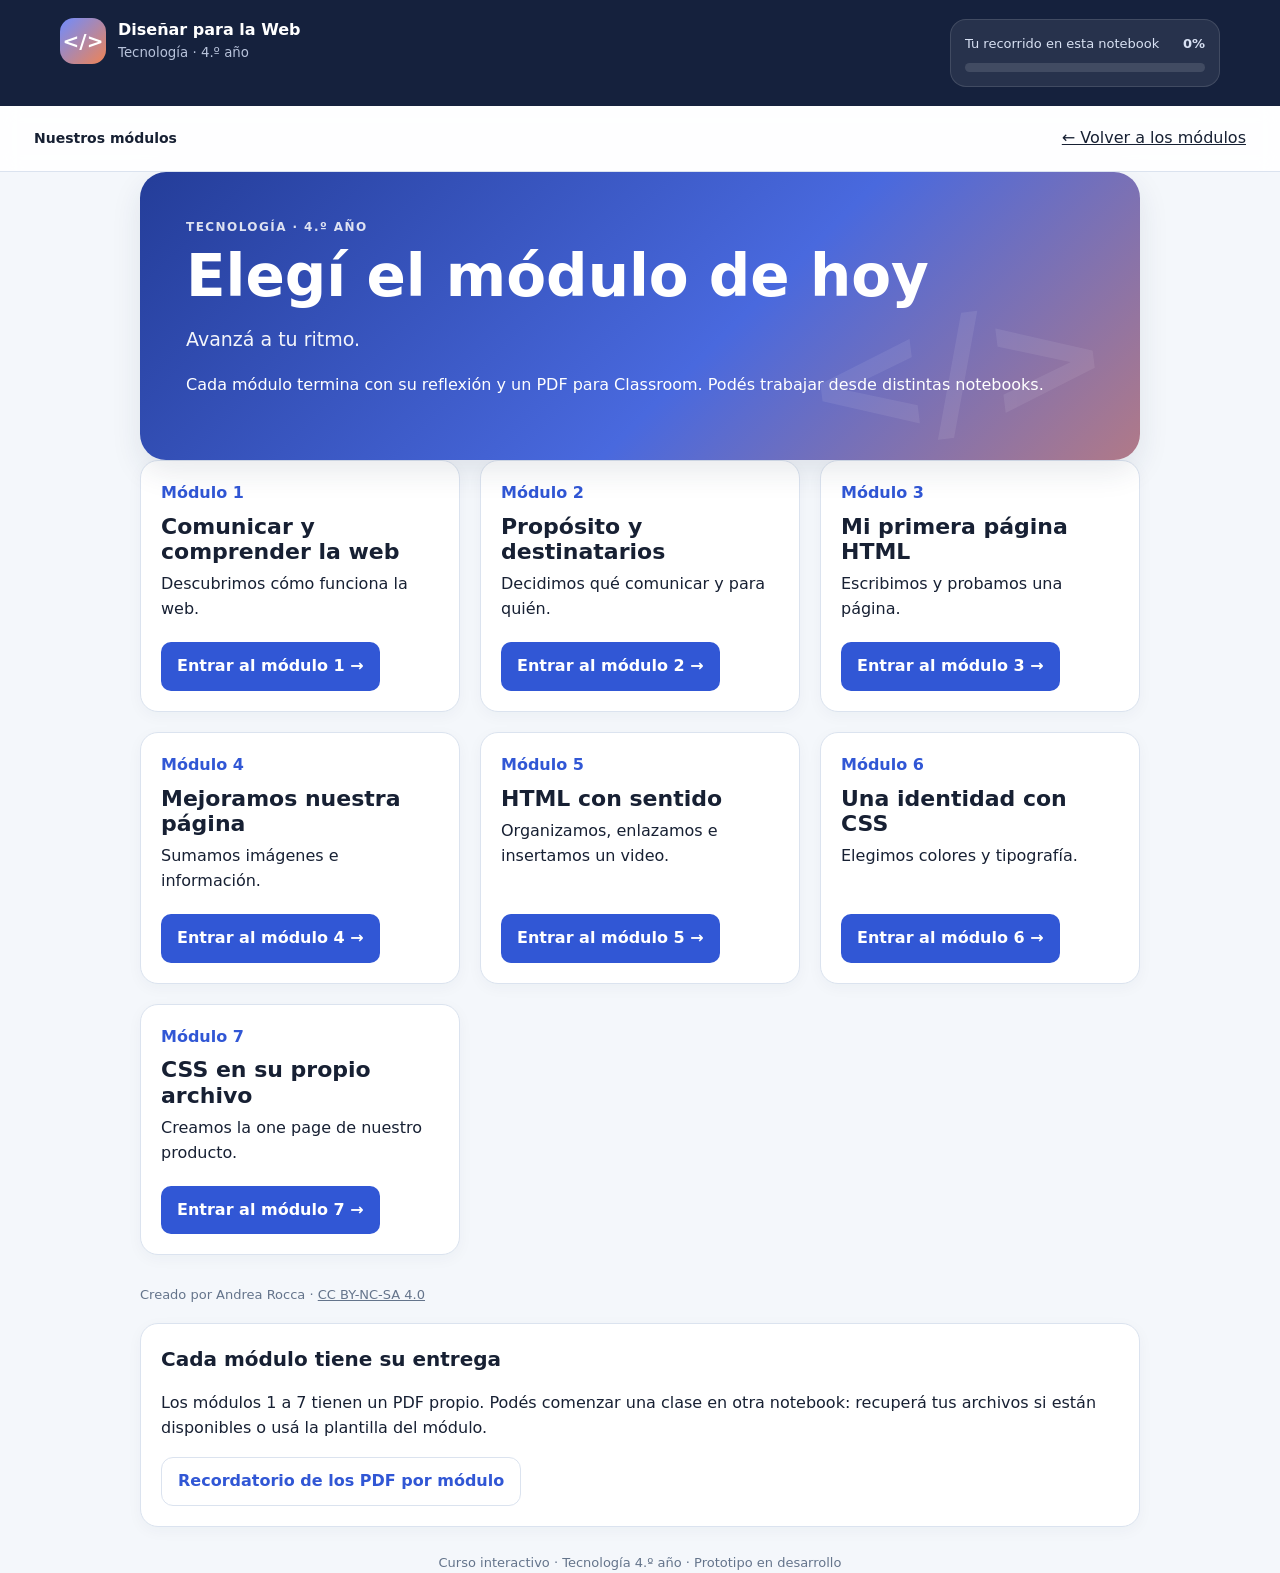
<file: index.html>
<!DOCTYPE html>
<html lang="es">
<head>
  <meta charset="UTF-8" />
  <meta name="viewport" content="width=device-width, initial-scale=1.0" />
  <title>Diseñar para la Web · Tecnología 4.º año</title>
  <script defer src="https://cloud.umami.is/script.js" data-website-id="31a74ef8-99b9-4f74-a8eb-fa13425e250c" data-domains="andrearocca.github.io" data-exclude-search="true" data-exclude-hash="true" data-do-not-track="true"></script>
  <link rel="stylesheet" href="modulo3.css">
  <link rel="stylesheet" href="modulo4.css">
  <link rel="stylesheet" href="modulo5.css">
  <link rel="stylesheet" href="modulo6.css">
  <link rel="stylesheet" href="modulo7.css">
  <style>
    :root{
      --bg:#f4f7fb;
      --surface:#ffffff;
      --text:#172033;
      --muted:#64748b;
      --primary:#3157d5;
      --primary-dark:#2442a6;
      --accent:#ef8354;
      --ok:#14804a;
      --bad:#b42318;
      --line:#dbe3ef;
      --soft:#eef3ff;
      --shadow:0 12px 30px rgba(31,45,78,.10);
      --radius:18px;
    }
    *{box-sizing:border-box}
    html{scroll-behavior:smooth}
    body{
      margin:0;
      font-family:Inter,system-ui,-apple-system,BlinkMacSystemFont,"Segoe UI",sans-serif;
      background:var(--bg);
      color:var(--text);
      line-height:1.55;
    }
    button,input,textarea{font:inherit}
    button{cursor:pointer}
    a{color:inherit}
    .app{
      display:grid;
      grid-template-columns:290px minmax(0,1fr);
      min-height:100vh;
    }
    aside{
      background:#15213d;
      color:white;
      padding:24px 18px;
      position:sticky;
      top:0;
      height:100vh;
      overflow-y:auto;
      overflow:auto;
    }
    .brand{
      display:flex;
      gap:12px;
      align-items:center;
      margin-bottom:24px;
    }
    .brand-mark{
      width:46px;height:46px;border-radius:14px;
      display:grid;place-items:center;
      background:linear-gradient(135deg,#6f8cff,#ef8354);
      font-weight:800;
      font-size:20px;
    }
    .brand small{display:block;color:#b8c3db}
    .progress-card{
      background:rgba(255,255,255,.08);
      border:1px solid rgba(255,255,255,.12);
      border-radius:16px;
      padding:14px;
      margin-bottom:18px;
    }
    .progress-row{
      display:flex;justify-content:space-between;gap:8px;
      font-size:13px;color:#d8e1f3;margin-bottom:8px;
    }
    .progress-track{
      height:9px;border-radius:999px;background:rgba(255,255,255,.12);overflow:hidden;
    }
    .progress-fill{
      height:100%;width:0;background:#72d7a0;border-radius:inherit;transition:.3s;
    }
    nav{display:grid;gap:8px}
    .nav-btn{
      width:100%;
      text-align:left;
      border:0;
      border-radius:13px;
      padding:11px 12px;
      background:transparent;
      color:#dce4f5;
      display:flex;
      gap:10px;
      align-items:flex-start;
    }
    .nav-btn:hover,.nav-btn.active{background:rgba(255,255,255,.10);color:white}
    .nav-num{
      width:27px;height:27px;border-radius:9px;
      display:grid;place-items:center;
      background:rgba(255,255,255,.11);
      flex:0 0 auto;font-size:12px;font-weight:800;
    }
    .nav-btn.done .nav-num{background:#1f8f59}
    .nav-title{font-weight:700;font-size:14px;display:block}
    .nav-sub{font-size:12px;color:#9eabc6;display:block;margin-top:2px}
    main{min-width:0}
    .topbar{
      height:66px;
      background:rgba(255,255,255,.88);
      backdrop-filter:blur(10px);
      border-bottom:1px solid var(--line);
      display:flex;align-items:center;justify-content:space-between;
      padding:0 34px;
      position:sticky;top:0;z-index:5;
    }
    .topbar strong{font-size:14px}
    .pill{
      background:var(--soft);
      color:var(--primary);
      padding:7px 11px;border-radius:999px;
      font-size:12px;font-weight:700;
    }
    .content{
      width:min(1000px,calc(100% - 42px));
      margin:34px auto 70px;
    }
    .screen{display:none}
    .screen.active{display:block}
    .hero{
      background:linear-gradient(135deg,#243d99 0%,#4969de 58%,#ef8354 125%);
      color:white;
      border-radius:26px;
      padding:46px;
      box-shadow:var(--shadow);
      overflow:hidden;
      position:relative;
    }
    .hero:after{
      content:"</>";
      position:absolute;
      right:30px;bottom:-28px;
      font-size:150px;font-weight:900;
      opacity:.08;
      transform:rotate(-7deg);
    }
    .eyebrow{
      text-transform:uppercase;letter-spacing:.12em;font-size:12px;font-weight:800;
      opacity:.84;
    }
    h1{font-size:clamp(34px,5vw,58px);line-height:1.02;margin:10px 0 18px;max-width:760px}
    h2{font-size:30px;line-height:1.15;margin:0 0 12px}
    h3{margin:0 0 8px;font-size:20px}
    .lead{font-size:19px;max-width:770px;opacity:.94}
    .actions{display:flex;flex-wrap:wrap;gap:10px;margin-top:24px}
    .btn{
      border:0;border-radius:12px;padding:11px 16px;font-weight:800;
      background:var(--primary);color:white;
    }
    .btn:hover{background:var(--primary-dark)}
    .btn.secondary{background:white;color:var(--primary)}
    .btn.ghost{background:transparent;color:var(--primary);border:1px solid var(--line)}
    .btn.ok{background:var(--ok)}
    .grid{display:grid;grid-template-columns:repeat(3,1fr);gap:16px;margin-top:18px}
    .card{
      background:var(--surface);
      border:1px solid var(--line);
      border-radius:var(--radius);
      padding:20px;
      box-shadow:0 4px 15px rgba(35,47,78,.04);
    }
    .card p:last-child{margin-bottom:0}
    .icon{
      width:42px;height:42px;border-radius:12px;display:grid;place-items:center;
      background:var(--soft);font-size:21px;margin-bottom:12px;
    }
    .section-head{
      display:flex;justify-content:space-between;gap:16px;align-items:flex-end;
      margin-bottom:18px;
    }
    .section-head p{margin:0;color:var(--muted);max-width:680px}
    .lesson{
      display:grid;gap:18px;
    }
    .lesson>*{min-width:0}
    .callout{
      border-left:5px solid var(--accent);
      background:#fff8f4;
      padding:16px 18px;border-radius:0 14px 14px 0;
    }
    .example-site{
      border:1px solid var(--line);
      border-radius:18px;
      overflow:hidden;background:white;
    }
    .fake-browser{
      background:#edf1f6;border-bottom:1px solid var(--line);
      padding:9px 12px;display:flex;gap:7px;align-items:center;
    }
    .dot{width:10px;height:10px;border-radius:50%;background:#b7c1d0}
    .urlbar{margin-left:5px;background:white;border-radius:8px;padding:5px 10px;color:#7b879b;font-size:12px;flex:1}
    .site-body{padding:22px}
    .bad-site{font-family:"Comic Sans MS",cursive;background:#fffbea}
    .bad-site h3{color:#b42318;font-size:27px;text-align:center;text-decoration:underline}
    .bad-site p{text-align:center}
    .choice-grid{display:grid;grid-template-columns:repeat(2,1fr);gap:12px}
    .choice{
      border:2px solid var(--line);border-radius:14px;padding:14px;background:white;text-align:left;
      transition:.15s;
    }
    .choice:hover{border-color:#9bb0f4}
    .choice.selected{border-color:var(--primary);background:var(--soft)}
    .feedback{
      display:none;padding:14px 16px;border-radius:12px;margin-top:12px;font-weight:650;
    }
    .feedback.show{display:block}
    .feedback.ok{background:#e9f8ef;color:#11623a}
    .feedback.bad{background:#fff0ee;color:#8d2218}
    .micro-lesson{
      border:1px solid #b9c8f4;background:linear-gradient(180deg,#f7f9ff,#fff);
    }
    .micro-head{display:flex;justify-content:space-between;gap:16px;align-items:flex-start}
    .micro-counter{font-size:13px;font-weight:800;color:var(--primary);white-space:nowrap}
    .micro-track{height:7px;border-radius:999px;background:#dfe6fa;margin:16px 0 22px;overflow:hidden}
    .micro-fill{height:100%;width:20%;background:var(--primary);transition:width .2s ease}
    .micro-step{display:none}
    .micro-step.active{display:block}
    .micro-visual{
      margin:16px 0;padding:18px;border:1px dashed #9fb2ea;border-radius:16px;
      background:white;text-align:center;
    }
    .file-chip,.folder-chip,.browser-chip{
      display:inline-block;border-radius:10px;padding:9px 13px;margin:4px;
      font-family:Consolas,monospace;font-weight:700;
    }
    .file-chip{background:#eef3ff;color:#2442a6;border:1px solid #c9d5fa}
    .folder-chip{background:#fff4db;color:#805800;border:1px solid #f1d58f}
    .browser-chip{
      display:block;max-width:100%;background:#f2f4f7;color:#475467;
      border:1px solid #d0d5dd;text-align:left;overflow-wrap:anywhere;word-break:break-word;
    }
    .micro-visual p{overflow-wrap:anywhere;word-break:break-word}
    .micro-arrow{display:inline-block;margin:4px 8px;color:var(--primary);font-weight:900}
    .micro-controls{display:flex;justify-content:space-between;gap:10px;margin-top:18px}
    .micro-options{display:grid;gap:10px;margin-top:14px}
    .micro-option{border:2px solid var(--line);border-radius:12px;padding:12px;background:white;text-align:left}
    .micro-option:hover{border-color:#9bb0f4}
    .video-embed{
      position:relative;width:100%;aspect-ratio:16/9;border-radius:14px;
      overflow:hidden;background:#111827;margin-top:14px;
    }
    .video-embed iframe{position:absolute;inset:0;width:100%;height:100%;border:0}
    .video-local-fallback{
      display:none;min-height:260px;margin-top:14px;padding:28px;border-radius:14px;
      background:#111827;color:white;text-align:center;place-items:center;
    }
    .video-local-fallback.show{display:grid}
    .video-local-fallback p{max-width:620px;color:#d0d5dd}
    .video-local-fallback .btn{display:inline-block;text-decoration:none;margin-top:8px}
    .lesson-label{
      display:inline-flex;align-items:center;gap:7px;background:var(--soft);color:var(--primary);
      border-radius:999px;padding:7px 11px;font-size:13px;font-weight:800;margin-bottom:10px;
    }
    .match-grid{
      display:grid;grid-template-columns:1fr 1.3fr;gap:12px;
    }
    .term,.definition{
      border:1px solid var(--line);
      background:white;border-radius:12px;padding:14px;
    }
    .term{font-weight:800}
    .select-line{
      display:flex;gap:10px;align-items:center;margin-top:8px;
    }
    select{
      width:100%;padding:9px;border:1px solid #cfd8e6;border-radius:9px;background:white;
    }
    textarea{
      width:100%;min-height:130px;border:1px solid #cfd8e6;border-radius:12px;padding:12px;
      resize:vertical;background:white;
    }
    .student-name{
      width:100%;border:1px solid #cfd8e6;border-radius:12px;
      padding:12px;margin-top:10px;background:white;
    }
    .game-frame{
      width:100%;height:760px;border:1px solid var(--line);border-radius:16px;
      background:var(--bg);margin-top:16px;
    }
    .reflection-list{display:grid;gap:16px;margin-top:18px}
    .reflection-item label{display:block;font-weight:800;margin-bottom:7px}
    .reflection-item textarea{min-height:92px}
    .site-comparison{display:grid;grid-template-columns:1fr 1fr;gap:18px;margin-top:18px}
    .mock-site{border:1px solid var(--line);border-radius:16px;overflow:hidden;background:white}
    .mock-bar{padding:8px 12px;background:#edf1f6;color:#667085;font-size:12px}
    .mock-body{padding:20px;min-height:300px}
    .mock-good .mock-body{background:#fffdf7}
    .mock-good h3{font-size:27px;color:#24543b}
    .mock-good .mock-cta{display:inline-block;background:#24543b;color:white;padding:10px 14px;border-radius:9px;font-weight:800}
    .mock-bad .mock-body{background:linear-gradient(135deg,#fff200,#ff8ad8);font-family:"Comic Sans MS",cursive;text-align:center}
    .mock-bad h3{font-size:31px;color:#7b1290;text-decoration:underline}
    .mock-bad .mock-cta{display:inline-block;margin:4px;padding:9px;background:#00f0ff;color:#7a003f;border:3px dashed red;font-weight:900}
    .comparison-questions{display:grid;gap:14px;margin-top:18px}
    .project-form{display:grid;grid-template-columns:1fr 1fr;gap:16px;margin-top:18px}
    .project-form .wide{grid-column:1/-1}
    .project-form label{display:block;font-weight:800;margin-bottom:7px}
    .mini-status{
      font-size:13px;color:var(--muted);margin-top:6px;
    }
    .summary-box{
      display:grid;grid-template-columns:repeat(4,1fr);gap:10px;
    }
    .summary-box .card{text-align:center;padding:15px}
    .summary-box strong{display:block;font-size:22px;color:var(--primary)}
    .locked{
      opacity:.55;filter:grayscale(.2);cursor:not-allowed
    }
    .license-note{
      margin-top:22px;padding-top:16px;border-top:1px solid rgba(255,255,255,.16);
      color:#cbd5e8;font-size:12px;line-height:1.5;
    }
    .license-note strong{display:block;color:white;margin-bottom:3px}
    .license-note a{color:#b9cdf8;text-decoration:underline;text-underline-offset:2px}
    footer{
      margin-top:26px;color:var(--muted);font-size:13px;text-align:center;
    }
    @media(max-width:850px){
      .app{grid-template-columns:1fr}
      aside{position:relative;height:auto}
      nav{grid-template-columns:repeat(2,1fr)}
      .topbar{position:relative;padding:0 18px}
      .grid,.summary-box{grid-template-columns:1fr 1fr}
      .site-comparison{grid-template-columns:1fr}
    }
    @media(max-width:560px){
      .content{width:min(100% - 24px,1000px);margin-top:20px}
      .hero{padding:28px 22px}
      .grid,.choice-grid,.summary-box,.match-grid{grid-template-columns:1fr}
      nav{grid-template-columns:1fr}
      .section-head{align-items:flex-start;flex-direction:column}
      .game-frame{height:900px}
      .project-form{grid-template-columns:1fr}
      .project-form .wide{grid-column:auto}
    }
    .app{display:block}
    .course-header{background:#15213d;color:white;padding:18px max(20px,calc((100% - 1160px)/2));display:flex;justify-content:space-between;align-items:center;gap:24px}
    .course-header .progress-card{margin:0;width:270px;max-width:100%}
    .content{max-width:1200px;margin:auto}
    .module-grid{display:grid;grid-template-columns:repeat(auto-fit,minmax(min(100%,280px),1fr));gap:20px}
    .module-card{display:flex;flex-direction:column;align-items:flex-start;gap:8px;min-width:0}
    .module-card h2{font-size:22px;margin:0}.module-card p{flex:1;margin:0 0 12px}
    .module-number{font-weight:800;color:var(--primary)}
    .module-card .nav-btn{width:auto;background:var(--primary);color:white;padding:12px 16px;margin:0;border-radius:10px}
    .module-card .nav-btn:hover{background:var(--primary-dark)}
    .course-credit{font-size:13px;color:var(--muted);margin-top:30px}
    .topbar{gap:14px;flex-wrap:wrap}.topbar a{white-space:normal}
    @media(max-width:600px){.course-header{flex-direction:column;align-items:stretch;padding:18px}.course-header .progress-card{width:100%}.module-card h2{font-size:20px}}
  </style>
</head>
<body>
<div class="app">
  <header class="course-header">
    <div class="brand"><div class="brand-mark">&lt;/&gt;</div><div><strong>Diseñar para la Web</strong><small>Tecnología · 4.º año</small></div></div>
    <div class="progress-card"><div class="progress-row"><span>Tu recorrido en esta notebook</span><strong id="progressText">0%</strong></div><div class="progress-track"><div class="progress-fill" id="progressFill"></div></div></div>
  </header>

  <main>
    <div class="topbar">
      <strong id="currentModule">Nuestros módulos</strong>
      <a href="#home" onclick="go('home');return false">← Volver a los módulos</a>
    </div>

    <div class="content">

      <section class="screen active" id="home">
        <div class="hero"><div class="eyebrow">Tecnología · 4.º año</div><h1>Elegí el módulo de hoy</h1><p class="lead">Avanzá a tu ritmo.</p><p>Cada módulo termina con su reflexión y un PDF para Classroom. Podés trabajar desde distintas notebooks.</p></div>
        <nav id="nav" class="module-grid" aria-label="Elegir módulo"><article class="card module-card"><span class="module-number">Módulo 1</span><h2>Comunicar y comprender la web</h2><p>Descubrimos cómo funciona la web.</p><button class="btn nav-btn" data-screen="m0" id="nav-m1">Entrar al módulo 1 →</button></article><article class="card module-card"><span class="module-number">Módulo 2</span><h2>Propósito y destinatarios</h2><p>Decidimos qué comunicar y para quién.</p><button class="btn nav-btn" data-screen="module2" id="nav-module2">Entrar al módulo 2 →</button></article><article class="card module-card"><span class="module-number">Módulo 3</span><h2>Mi primera página HTML</h2><p>Escribimos y probamos una página.</p><button class="btn nav-btn" data-screen="module3" id="nav-module3">Entrar al módulo 3 →</button></article><article class="card module-card"><span class="module-number">Módulo 4</span><h2>Mejoramos nuestra página</h2><p>Sumamos imágenes e información.</p><button class="btn nav-btn" data-screen="module4" id="nav-module4">Entrar al módulo 4 →</button></article><article class="card module-card"><span class="module-number">Módulo 5</span><h2>HTML con sentido</h2><p>Organizamos, enlazamos e insertamos un video.</p><button class="btn nav-btn" data-screen="module5" id="nav-module5">Entrar al módulo 5 →</button></article><article class="card module-card"><span class="module-number">Módulo 6</span><h2>Una identidad con CSS</h2><p>Elegimos colores y tipografía.</p><button class="btn nav-btn" data-screen="module6" id="nav-module6">Entrar al módulo 6 →</button></article><article class="card module-card"><span class="module-number">Módulo 7</span><h2>CSS en su propio archivo</h2><p>Creamos la one page de nuestro producto.</p><button class="btn nav-btn" data-screen="module7" id="nav-module7">Entrar al módulo 7 →</button></article></nav>
        <p class="course-credit">Creado por Andrea Rocca · <a href="https://creativecommons.org/licenses/by-nc-sa/4.0/deed.es" rel="license noopener noreferrer" target="_blank">CC BY-NC-SA 4.0</a></p>
      </section>

      <section class="screen" id="m0">
        <div class="section-head">
          <div>
            <div class="eyebrow" style="color:var(--primary)">Módulo 1 · Introducción</div>
            <h2>Comunicar en la web</h2>
            <p>Diseñar un sitio no es solamente elegir colores. Primero necesitamos saber qué queremos comunicar, a quién y para qué.</p>
          </div>
        </div>

        <div class="lesson">
          <div class="callout">
            <strong>Pregunta para pensar:</strong> cuando entrás por primera vez a una página, ¿cuánto tardás en decidir si entendés qué ofrece?
          </div>

          <div class="example-site">
            <div class="fake-browser">
              <span class="dot"></span><span class="dot"></span><span class="dot"></span>
              <div class="urlbar">www.supermegaemprendimiento.example</div>
            </div>
            <div class="site-body bad-site">
              <h3>¡¡¡BIENVENIDOOOO!!!</h3>
              <p>✨✨✨ LO MEJOR ESTÁ ACÁ ✨✨✨</p>
              <p>Tenemos cosas increíbles. Consultanos. Entrá. Mirá. Comprá.</p>
              <p style="font-size:11px">Av. Siempre Viva 123 · 1998–2026 · todos los derechos reservados · contacto · novedades · productos · empresa · nuestras cosas · otros</p>
            </div>
          </div>

          <article class="card">
            <h3>Actividad 1 · ¿Qué problema tiene?</h3>
            <p>Elegí <strong>las tres críticas más importantes</strong>. No busques “qué está feo”: pensá qué dificulta comprender la propuesta.</p>
            <div class="choice-grid" id="problemChoices">
              <button class="choice" data-good="true">No queda claro qué ofrece la organización.</button>
              <button class="choice" data-good="false">El sitio no usa una foto de fondo.</button>
              <button class="choice" data-good="true">No hay una jerarquía clara entre la información.</button>
              <button class="choice" data-good="false">El título debería estar escrito en inglés.</button>
              <button class="choice" data-good="true">Los llamados a la acción son confusos.</button>
              <button class="choice" data-good="false">Le faltan más emojis.</button>
            </div>
            <div class="actions">
              <button class="btn" onclick="checkProblems()">Comprobar</button>
            </div>
            <div class="feedback" id="problemFeedback"></div>
          </article>

          <article class="card">
            <h3>Actividad 2 · Antes de diseñar</h3>
            <p>Imaginá una organización o emprendimiento que podría ser el tema de tu proyecto final. No tiene que ser definitivo.</p>
            <textarea id="projectIdea" placeholder="Ejemplo: un emprendimiento de pastelería, un club barrial, una campaña escolar, un servicio de reparación..."></textarea>
            <div class="actions">
              <button class="btn ghost" onclick="saveIdea()">Guardar idea</button>
            </div>
            <div class="mini-status" id="saveStatus">Tu respuesta queda guardada solamente en este navegador.</div>
          </article>

          <article class="card">
            <h3>Una idea importante</h3>
            <p>Una página web comunica incluso antes de que leamos todo: la organización de los elementos, los títulos, las imágenes y los botones nos indican qué es importante y qué podemos hacer.</p>
          </article>

          <div class="actions">
            <button class="btn ok" onclick="completeModule('m0','m1')">Continuar el módulo 1 →</button>
          </div>
        </div>
      </section>

      <section class="screen" id="m1">
        <div class="section-head">
          <div>
            <div class="eyebrow" style="color:var(--primary)">Módulo 1 · Lección 1</div>
            <h2>Archivos, páginas y navegador</h2>
            <p>Primero vamos a entender qué es una página web antes de pensar cómo publicarla.</p>
          </div>
        </div>

        <div class="lesson">
          <article class="card video-card">
            <div class="lesson-label">▶ Mirá primero</div>
            <h3>¿Dónde vive una página web?</h3>
            <p>El video presenta la idea general. Después vas a recorrerla paso a paso y resolver una situación.</p>
            <div class="video-embed" id="youtubeEmbed">
              <iframe
                src="https://www.youtube-nocookie.com/embed/j6eHyUBweyE"
                title="¿Qué es una página web?"
                loading="lazy"
                referrerpolicy="strict-origin-when-cross-origin"
                allow="accelerometer; autoplay; clipboard-write; encrypted-media; gyroscope; picture-in-picture; web-share"
                allowfullscreen></iframe>
            </div>
            <div class="video-local-fallback" id="videoLocalFallback">
              <div>
                <div style="font-size:46px">▶</div>
                <h3>El video necesita una página publicada</h3>
                <p>Estás viendo el curso como un archivo local. YouTube no permite reproducir el video incrustado sin la dirección de un sitio web. Cuando el curso esté publicado en GitHub Pages, aparecerá acá mismo.</p>
                <a class="btn" href="https://youtu.be/j6eHyUBweyE" target="_blank" rel="noopener noreferrer">Mirar el video en YouTube ↗</a>
              </div>
            </div>
          </article>

          <article class="card micro-lesson" id="microLessonOne">
            <div class="micro-head">
              <div><div class="eyebrow" style="color:var(--primary)">Antes de jugar</div><h3>¿Dónde vive una página web?</h3></div>
              <span class="micro-counter" id="microCounterOne">Paso 1 de 5</span>
            </div>
            <div class="micro-track" aria-hidden="true"><div class="micro-fill" id="microFillOne"></div></div>

            <div class="micro-step micro-step-one active">
              <h3>1. Una página comienza como un archivo</h3>
              <p>Podemos escribir instrucciones en un archivo de texto y guardarlo con la extensión <strong>.html</strong>. Esa extensión indica que contiene código HTML.</p>
              <div class="micro-visual"><span class="file-chip">📄 index.html</span></div>
            </div>
            <div class="micro-step micro-step-one">
              <h3>2. El archivo puede estar en una carpeta</h3>
              <p>Antes de publicarlo, puede estar guardado en cualquier carpeta de la computadora junto con otras páginas e imágenes.</p>
              <div class="micro-visual"><span class="folder-chip">📁 mi-proyecto</span><span class="micro-arrow">→</span><span class="file-chip">📄 index.html</span><span class="file-chip">🖼️ logo.png</span></div>
              <p class="mini-status">Si movemos archivos, debemos revisar que los enlaces y las imágenes sigan apuntando al lugar correcto.</p>
            </div>
            <div class="micro-step micro-step-one">
              <h3>3. El navegador interpreta el HTML</h3>
              <p>Chrome, Firefox o Edge pueden abrir el archivo, leer sus etiquetas y convertirlas en títulos, párrafos, imágenes y botones.</p>
              <div class="micro-visual"><span class="browser-chip">file:///C:/mi-proyecto/index.html</span><p style="font-size:24px;margin:18px 0 6px"><strong>Mi emprendimiento</strong></p><p style="margin:0">Página abierta desde la computadora.</p></div>
            </div>
            <div class="micro-step micro-step-one">
              <h3>4. Una página no es lo mismo que un sitio</h3>
              <p>Cada archivo HTML puede representar una página. Varias páginas y recursos relacionados forman un sitio web.</p>
              <div class="micro-visual"><span class="file-chip">Inicio</span><span class="file-chip">Productos</span><span class="file-chip">Contacto</span><div style="margin-top:12px"><strong>3 páginas → 1 sitio web</strong></div></div>
            </div>
            <div class="micro-step micro-step-one">
              <h3>5. Verla no significa publicarla</h3>
              <p>El navegador puede mostrar un archivo local, pero otras personas no pueden entrar desde sus dispositivos mientras permanezca solamente en tu computadora.</p>
              <p><strong>Pregunta puente:</strong> Martina abre <code>index.html</code> en su notebook y lo ve perfectamente. ¿Su página ya está publicada?</p>
              <div class="micro-options">
                <button class="micro-option" onclick="checkMicroAnswerOne(false)">Sí, porque el navegador puede mostrarla.</button>
                <button class="micro-option" onclick="checkMicroAnswerOne(true)">No, porque el archivo sigue solamente en su computadora.</button>
              </div>
              <div class="feedback" id="microFeedbackOne" aria-live="polite"></div>
            </div>
            <div class="micro-controls">
              <button class="btn ghost" id="microPrevOne" onclick="changeMicroStepOne(-1)" disabled>← Anterior</button>
              <button class="btn" id="microNextOne" onclick="changeMicroStepOne(1)">Siguiente →</button>
            </div>
          </article>

          <div class="grid" id="conceptCardsOne">
            <article class="card"><div class="icon">📄</div><h3>Página web</h3><p>Un archivo o documento individual que el navegador interpreta y muestra.</p></article>
            <article class="card"><div class="icon">🗂️</div><h3>Sitio web</h3><p>Un conjunto organizado de páginas y recursos relacionados.</p></article>
            <article class="card"><div class="icon">🌐</div><h3>Navegador</h3><p>El programa que interpreta y muestra archivos y contenidos web.</p></article>
          </div>

          <article class="card">
            <h3>Mini juego 1 · Archivo, página o sitio</h3>
            <p>Seleccioná el concepto que corresponde.</p>
            <div class="term">1. Chrome, Firefox o Edge son…</div>
            <div class="select-line"><select id="q1a"><option value="">Elegí una opción</option><option>Navegadores</option><option>Sitios web</option><option>Páginas web</option></select></div>
            <div class="term" style="margin-top:12px">2. <code>productos.html</code> es un archivo que puede representar…</div>
            <div class="select-line"><select id="q1b"><option value="">Elegí una opción</option><option>Una página web</option><option>Un navegador</option><option>Un dominio</option></select></div>
            <div class="term" style="margin-top:12px">3. Inicio, Productos y Contacto, relacionadas entre sí, forman…</div>
            <div class="select-line"><select id="q1c"><option value="">Elegí una opción</option><option>Un sitio web</option><option>Un navegador</option><option>Un archivo de imagen</option></select></div>
            <div class="actions"><button class="btn" onclick="checkQuizOne()">Corregir mini juego 1</button></div>
            <div class="feedback" id="quizFeedbackOne"></div>
          </article>

          <div class="actions">
            <button class="btn ghost" onclick="go('m0')">← Volver</button>
            <button class="btn ok" onclick="go('m1b')">Continuar: publicar y encontrar →</button>
          </div>
        </div>
      </section>

      <section class="screen" id="m1b">
        <div class="section-head">
          <div>
            <div class="eyebrow" style="color:var(--primary)">Módulo 1 · Lección 2</div>
            <h2>Publicar y encontrar una web</h2>
            <p>Ahora vamos a llevar esos archivos desde una computadora hasta Internet y darles una dirección.</p>
          </div>
        </div>

        <div class="lesson">
          <article class="card video-card">
            <div class="lesson-label">▶ Primera aproximación</div>
            <h3>¿Cómo llega una página web a Internet?</h3>
            <p>Este video presenta por primera vez las ideas de hosting, servidor, dominio, URL y landing page. Después vas a recorrerlas paso a paso y ponerlas en práctica en el minijuego.</p>
            <div class="callout">
              <strong>Mientras mirás:</strong> las imágenes fueron generadas con IA en una sola pasada. Fijate si descubrís algún objeto imposible, una parte ubicada al revés o palabras inventadas dentro de una imagen.
            </div>
            <div class="video-embed" id="youtubeEmbedTwo">
              <iframe
                src="https://www.youtube-nocookie.com/embed/2_FsgkIlt2g"
                title="¿Cómo llega una página web a Internet?"
                loading="lazy"
                referrerpolicy="strict-origin-when-cross-origin"
                allow="accelerometer; autoplay; clipboard-write; encrypted-media; gyroscope; picture-in-picture; web-share"
                allowfullscreen></iframe>
            </div>
            <div class="video-local-fallback" id="videoLocalFallbackTwo">
              <div>
                <div style="font-size:46px">▶</div>
                <h3>El video necesita una página publicada</h3>
                <p>Estás viendo el curso como un archivo local. Cuando esté publicado en GitHub Pages, el reproductor aparecerá acá mismo.</p>
                <a class="btn" href="https://youtu.be/2_FsgkIlt2g" target="_blank" rel="noopener noreferrer">Mirar el video en YouTube ↗</a>
              </div>
            </div>
          </article>

          <article class="card micro-lesson" id="microLessonTwo">
            <div class="micro-head">
              <div><div class="eyebrow" style="color:var(--primary)">Antes de jugar</div><h3>De la carpeta a Internet</h3></div>
              <span class="micro-counter" id="microCounterTwo">Paso 1 de 6</span>
            </div>
            <div class="micro-track" aria-hidden="true"><div class="micro-fill" id="microFillTwo"></div></div>

            <div class="micro-step micro-step-two active">
              <h3>1. Recordemos el punto de partida</h3>
              <p>Tu archivo <code>index.html</code> funciona en el navegador, pero sigue siendo local. Para que otras personas lo vean hay que publicarlo.</p>
              <div class="micro-visual"><span class="folder-chip">💻 Archivo local</span><span class="micro-arrow">→ publicar →</span><span class="file-chip">🌍 Internet</span></div>
            </div>
            <div class="micro-step micro-step-two">
              <h3>2. Hosting y servidor trabajan juntos</h3>
              <p>El <strong>hosting o alojamiento</strong> es el servicio que guarda y mantiene disponibles los archivos. Esos archivos se encuentran en una computadora preparada para responder solicitudes: el <strong>servidor</strong>.</p>
              <div class="micro-visual"><span class="file-chip">☁️ Servicio de hosting</span><span class="micro-arrow">usa</span><span class="folder-chip">🖥️ Servidor</span></div>
            </div>
            <div class="micro-step micro-step-two">
              <h3>3. El dominio es un nombre fácil de recordar</h3>
              <p>En lugar de memorizar una dirección técnica, usamos un dominio como <strong>chimeleta.com.ar</strong>. En Argentina los dominios terminados en <strong>.ar</strong> se registran y administran mediante <strong>NIC Argentina</strong>.</p>
              <div class="micro-visual"><span class="file-chip">🇦🇷 chimeleta.com.ar</span><span class="file-chip">🌎 proyecto.com</span></div>
              <p class="mini-status"><strong>.com</strong> es internacional y genérico; no pertenece exclusivamente a Estados Unidos. El dominio territorial estadounidense es <strong>.us</strong>.</p>
            </div>
            <div class="micro-step micro-step-two">
              <h3>4. La URL indica una ubicación completa</h3>
              <p>El dominio es una parte de la dirección. La <strong>URL</strong> es la dirección completa de una página, imagen u otro recurso e incluye información más precisa sobre dónde encontrarlo.</p>
              <div class="micro-visual">
                <span class="browser-chip">https://chimeleta.com.ar/productos.html</span>
                <p style="margin:14px 0 4px"><strong>Dominio:</strong> chimeleta.com.ar</p>
                <p style="margin:4px 0"><strong>Ruta:</strong> /productos.html</p>
                <p style="margin:4px 0"><strong>URL completa:</strong> https://chimeleta.com.ar/productos.html</p>
              </div>
              <p class="mini-status">Un mismo dominio puede tener muchas URL diferentes: una para Inicio, otra para Productos y otra para Contacto.</p>
            </div>
            <div class="micro-step micro-step-two">
              <h3>5. Las terminaciones también comunican</h3>
              <p>Existen muchas terminaciones: <strong>.com</strong> suele asociarse con actividades comerciales, <strong>.edu</strong> con instituciones educativas, <strong>.org</strong> con organizaciones, <strong>.tv</strong> se usa con frecuencia en proyectos audiovisuales y <strong>.ar</strong> identifica a Argentina.</p>
              <p class="mini-status">Las reglas para registrar cada terminación pueden ser diferentes. La terminación orienta, pero no explica por sí sola todo lo que hace un sitio.</p>
            </div>
            <div class="micro-step micro-step-two">
              <h3>6. Una landing page tiene una misión concreta</h3>
              <p>Una landing page es una página diseñada para recibir visitantes de una campaña y guiarlos hacia una acción principal: inscribirse, descargar, reservar o comprar.</p>
              <div class="micro-visual"><strong>📣 Anuncio</strong><span class="micro-arrow">→</span><span class="file-chip">🎯 Landing page</span><span class="micro-arrow">→</span><strong>✅ Inscripción</strong></div>
              <p><strong>Pregunta puente:</strong> una campaña de una semana busca que las personas se inscriban a un taller. ¿Qué conviene crear?</p>
              <div class="micro-options">
                <button class="micro-option" onclick="checkMicroAnswerTwo(true)">Una landing page centrada en la inscripción.</button>
                <button class="micro-option" onclick="checkMicroAnswerTwo(false)">Un sitio web completo con muchas secciones.</button>
              </div>
              <div class="feedback" id="microFeedbackTwo" aria-live="polite"></div>
            </div>
            <div class="micro-controls">
              <button class="btn ghost" id="microPrevTwo" onclick="changeMicroStepTwo(-1)" disabled>← Anterior</button>
              <button class="btn" id="microNextTwo" onclick="changeMicroStepTwo(1)">Siguiente →</button>
            </div>
          </article>

          <div class="grid" id="conceptCardsTwo">
            <article class="card"><div class="icon">☁️</div><h3>Hosting</h3><p>Servicio que aloja los archivos para mantenerlos disponibles en Internet.</p></article>
            <article class="card"><div class="icon">🖥️</div><h3>Servidor</h3><p>Computadora preparada para responder solicitudes y entregar los archivos.</p></article>
            <article class="card"><div class="icon">🏷️</div><h3>Dominio</h3><p>Nombre fácil de recordar que ayuda a encontrar un sitio.</p></article>
            <article class="card"><div class="icon">🔗</div><h3>URL</h3><p>Dirección completa de un recurso concreto en la web.</p></article>
            <article class="card"><div class="icon">🎯</div><h3>Landing page</h3><p>Página enfocada en una acción principal.</p></article>
          </div>

          <article class="card">
            <h3>¿Qué ocurre cuando escribimos una dirección?</h3>
            <div class="summary-box">
              <div class="card"><strong>1</strong>Escribís una URL.</div>
              <div class="card"><strong>2</strong>El navegador busca dónde está el sitio.</div>
              <div class="card"><strong>3</strong>Solicita los archivos al servidor.</div>
              <div class="card"><strong>4</strong>Interpreta y muestra la página.</div>
            </div>
          </article>

          <article class="card">
            <h3>Mini juego 2 · Publicar y encontrar</h3>
            <p>Relacioná cada situación con el concepto correcto.</p>
            <div class="term">1. Martina quiere que los archivos de su notebook estén disponibles en Internet. Necesita…</div>
            <div class="select-line"><select id="q2a"><option value="">Elegí una opción</option><option>Un hosting</option><option>Una landing page</option><option>Un navegador nuevo</option></select></div>
            <div class="term" style="margin-top:12px">2. La computadora que responde solicitudes y entrega los archivos cumple el rol de…</div>
            <div class="select-line"><select id="q2b"><option value="">Elegí una opción</option><option>Servidor</option><option>Dominio</option><option>Landing page</option></select></div>
            <div class="term" style="margin-top:12px">3. <code>chimeleta.com.ar</code> es…</div>
            <div class="select-line"><select id="q2c"><option value="">Elegí una opción</option><option>Un dominio</option><option>Un servidor</option><option>Una imagen</option></select></div>
            <div class="term" style="margin-top:12px">4. La dirección completa de una página o recurso es…</div>
            <div class="select-line"><select id="q2d"><option value="">Elegí una opción</option><option>Una URL</option><option>Un hosting</option><option>Un navegador</option></select></div>
            <div class="term" style="margin-top:12px">5. Una campaña necesita una página enfocada únicamente en conseguir inscripciones. Conviene…</div>
            <div class="select-line"><select id="q2e"><option value="">Elegí una opción</option><option>Una landing page</option><option>Otro dominio obligatorio</option><option>Un servidor por visitante</option></select></div>
            <div class="actions"><button class="btn" onclick="checkQuizTwo()">Corregir mini juego 2</button></div>
            <div class="feedback" id="quizFeedbackTwo"></div>
          </article>

          <article class="card">
            <h3>Conectalo con tu proyecto</h3>
            <p>¿Tu idea necesita un sitio con varias secciones o podría funcionar como una única landing page? Explicá por qué.</p>
            <textarea id="siteDecision" placeholder="Creo que conviene... porque..."></textarea>
            <div class="actions"><button class="btn ghost" onclick="saveDecision()">Guardar respuesta</button></div>
            <div class="mini-status" id="decisionStatus">Tu respuesta queda guardada solamente en este navegador.</div>
          </article>

          <div class="actions">
            <button class="btn ghost" onclick="go('m1')">← Volver a la lección 1</button>
            <button class="btn ok" onclick="completeModule('m1','soon')">Ir al cierre y la entrega del módulo 1 →</button>
          </div>
        </div>
      </section>

      <section class="screen" id="soon">
        <div class="card">
          <div class="icon">🚀</div>
          <h2>Juego integrador · ¡Publicá la web!</h2>
          <p>Ayudá a Martina a llevar su proyecto desde una notebook hasta Internet. El juego recupera los conceptos de las dos lecciones.</p>
          <iframe class="game-frame" src="juego/v0.1-original/index.html" title="Juego ¡Publicá la web!"></iframe>
          <p class="mini-status" id="gameStatus">Cuando completes las siete misiones, continuá con la devolución final. El puntaje se agregará al archivo de entrega.</p>
        </div>

        <div class="card" style="margin-top:18px">
          <div class="icon">💬</div>
          <h2>Tu devolución sobre la clase</h2>
          <p>Estas preguntas nos ayudan a saber qué quedó claro y qué necesitamos retomar. También podemos retomarlas al comienzo de la próxima clase.</p>
          <div class="reflection-list">
            <div class="reflection-item">
              <label for="reflection1">1. ¿Qué aprendiste hoy que antes no sabías?</label>
              <textarea id="reflection1" placeholder="Hoy aprendí que..."></textarea>
            </div>
            <div class="reflection-item">
              <label for="reflection2">2. Explicá con tus palabras qué ocurre desde que una persona escribe una dirección hasta que ve una página web.</label>
              <textarea id="reflection2" placeholder="Primero... después..."></textarea>
            </div>
            <div class="reflection-item">
              <label for="reflection3">3. ¿Qué concepto te resultó más claro? ¿Por qué?</label>
              <textarea id="reflection3" placeholder="El concepto que me resultó más claro fue..."></textarea>
            </div>
            <div class="reflection-item">
              <label for="reflection4">4. ¿Qué pregunta te quedó o qué tema necesitás que volvamos a explicar?</label>
              <textarea id="reflection4" placeholder="Todavía me pregunto... / Necesito volver a revisar..."></textarea>
            </div>
          </div>
          <div class="actions"><button class="btn ghost" onclick="saveReflection()">Guardar devolución</button></div>
          <div class="mini-status" id="reflectionStatus">Tus respuestas quedan guardadas solamente en este navegador.</div>
        </div>

        <div class="card" style="margin-top:18px">
          <div class="icon">➡️</div>
          <h2>Entrega del Módulo 1</h2>
          <p>Antes de pasar al módulo 2, prepará y guardá el PDF del módulo 1 y adjuntalo en su tarea de Classroom. Si hacés los módulos 1, 2 y 3 juntos, entregás tres PDF separados.</p>
          <div class="actions">
            <button class="btn ok" onclick="openDelivery('class1')">Preparar el PDF del módulo 1 →</button>
            <button class="btn ghost" onclick="go('module2')">Comenzar el módulo 2 →</button>
          </div>
        </div>
      </section>

      <section class="screen" id="module2">
        <div class="section-head">
          <div>
            <div class="eyebrow" style="color:var(--primary)">Módulo 2 · Segunda clase</div>
            <h2>Propósito y destinatarios</h2>
            <p>Antes de elegir colores o escribir código, necesitamos saber qué queremos comunicar, a quién y para qué.</p>
          </div>
        </div>

        <div class="lesson">
          <article class="card">
            <div class="lesson-label">🔎 Primero observamos</div>
            <h3>Dos sitios, dos maneras de comunicar</h3>
            <p>Imaginá que estos sitios aparecen en los resultados de una búsqueda. Miralos como visitante: ¿entendés rápidamente qué ofrecen y qué podés hacer?</p>
            <div class="site-comparison">
              <div class="mock-site mock-good">
                <div class="mock-bar">● ● ● &nbsp; viveroraizurbana.com.ar</div>
                <div class="mock-body">
                  <small>VIVERO RAÍZ URBANA</small>
                  <h3>Plantas fáciles para llenar de verde tu casa</h3>
                  <p>Te ayudamos a elegir plantas de interior y te explicamos cómo cuidarlas.</p>
                  <p><strong>Entregas en el barrio · Asesoramiento para principiantes</strong></p>
                  <span class="mock-cta">Ver plantas disponibles</span>
                </div>
              </div>
              <div class="mock-site mock-bad">
                <div class="mock-bar">● ● ● &nbsp; todomix.example</div>
                <div class="mock-body">
                  <h3>¡¡¡TODO MIX!!!</h3>
                  <p>Bienvenidos a nuestra página. Tenemos muchas novedades, soluciones y cosas increíbles para todo el mundo.</p>
                  <span class="mock-cta">ENTRAR</span><span class="mock-cta">MÁS</span><span class="mock-cta">CLICK</span>
                  <p>Calidad, compromiso, innovación, trayectoria y excelencia.</p>
                </div>
              </div>
            </div>
            <div class="comparison-questions">
              <div><label for="m2Compare1"><strong>1. ¿En cuál entendés más rápido qué se ofrece?</strong></label><select id="m2Compare1"><option value="">Elegí una opción</option><option value="a">Vivero Raíz Urbana</option><option value="b">Todo Mix</option></select></div>
              <div><label for="m2Compare2"><strong>2. ¿Cuál presenta una acción más clara para el visitante?</strong></label><select id="m2Compare2"><option value="">Elegí una opción</option><option value="a">Vivero Raíz Urbana</option><option value="b">Todo Mix</option></select></div>
              <div><label for="m2Compare3"><strong>3. ¿En cuál resulta más fácil imaginar a qué personas se dirige?</strong></label><select id="m2Compare3"><option value="">Elegí una opción</option><option value="a">Vivero Raíz Urbana</option><option value="b">Todo Mix</option></select></div>
            </div>
            <div class="actions"><button class="btn" onclick="checkModuleTwoComparison()">Comprobar observación</button></div>
            <div class="feedback" id="m2ComparisonFeedback"></div>
          </article>

          <article class="card micro-lesson" id="microLessonThree">
            <div class="micro-head">
              <div><div class="eyebrow" style="color:var(--primary)">Confirmamos lo observado</div><h3>Cuatro decisiones antes de diseñar</h3></div>
              <span class="micro-counter" id="microCounterThree">Paso 1 de 4</span>
            </div>
            <div class="micro-track" aria-hidden="true"><div class="micro-fill" id="microFillThree"></div></div>

            <div class="micro-step micro-step-three active">
              <h3>1. Propósito: ¿para qué existe el sitio?</h3>
              <p>El propósito es el resultado que la organización busca conseguir: informar, vender, recibir consultas, conseguir inscripciones, convocar o presentar un proyecto.</p>
              <div class="micro-visual"><span class="folder-chip">🏢 Organización</span><span class="micro-arrow">quiere</span><span class="file-chip">🎯 Lograr algo</span></div>
            </div>
            <div class="micro-step micro-step-three">
              <h3>2. Destinatarios: ¿con quién queremos comunicarnos?</h3>
              <p>Un sitio no habla de la misma manera a niñas y niños, familias, clientes, estudiantes o especialistas. Reconocer a los destinatarios ayuda a decidir el tono, la información y las imágenes.</p>
              <div class="micro-visual"><span class="file-chip">👥 Personas concretas</span><span class="micro-arrow">necesitan</span><span class="folder-chip">💬 Un mensaje adecuado</span></div>
            </div>
            <div class="micro-step micro-step-three">
              <h3>3. Propuesta de valor: ¿por qué elegir esta propuesta?</h3>
              <p>Explica de manera breve qué ofrece la organización, qué necesidad resuelve y qué la diferencia. No alcanza con decir “calidad” o “excelencia”: conviene ser específico.</p>
              <div class="micro-visual"><span class="browser-chip">Plantas fáciles + ayuda para aprender a cuidarlas</span></div>
            </div>
            <div class="micro-step micro-step-three">
              <h3>4. Llamada a la acción: ¿qué queremos que haga la persona?</h3>
              <p>Es una indicación visible y concreta: “Inscribirme”, “Consultar”, “Ver productos”, “Reservar turno” o “Descargar”. Debe estar relacionada con el propósito.</p>
              <div class="micro-visual"><span class="file-chip">👤 Visitante</span><span class="micro-arrow">→</span><span class="folder-chip">🔘 Reservar un turno</span></div>
            </div>

            <div class="micro-controls">
              <button class="btn ghost" id="microPrevThree" onclick="changeMicroStepThree(-1)" disabled>← Anterior</button>
              <button class="btn" id="microNextThree" onclick="changeMicroStepThree(1)">Siguiente →</button>
            </div>
          </article>

          <div class="grid" id="conceptCardsThree">
            <article class="card"><div class="icon">🎯</div><h3>Propósito</h3><p>Lo que el sitio busca conseguir.</p></article>
            <article class="card"><div class="icon">👥</div><h3>Destinatarios</h3><p>Las personas con las que queremos comunicarnos.</p></article>
            <article class="card"><div class="icon">💎</div><h3>Propuesta de valor</h3><p>Qué ofrecemos, qué necesidad resolvemos y qué nos diferencia.</p></article>
            <article class="card"><div class="icon">🔘</div><h3>Llamada a la acción</h3><p>La acción concreta que proponemos al visitante.</p></article>
          </div>

          <article class="card">
            <h3>Minijuego · ¿Qué decisión falta?</h3>
            <p>Relacioná cada situación con el concepto que ayuda a resolverla.</p>
            <div class="term">1. La página de un taller explica todo correctamente, pero no indica cómo reservar un lugar.</div>
            <div class="select-line"><select id="m2Quiz1"><option value="">Elegí una opción</option><option>Propósito</option><option>Destinatarios</option><option>Propuesta de valor</option><option>Llamada a la acción</option></select></div>
            <div class="term" style="margin-top:12px">2. Un club sabe que quiere crear una web, pero todavía no decidió si busca sumar socios, informar horarios o recibir inscripciones.</div>
            <div class="select-line"><select id="m2Quiz2"><option value="">Elegí una opción</option><option>Propósito</option><option>Destinatarios</option><option>Propuesta de valor</option><option>Llamada a la acción</option></select></div>
            <div class="term" style="margin-top:12px">3. Un emprendimiento necesita explicar que entrega viandas saludables, listas para consumir y adaptadas a personas celíacas.</div>
            <div class="select-line"><select id="m2Quiz3"><option value="">Elegí una opción</option><option>Propósito</option><option>Destinatarios</option><option>Propuesta de valor</option><option>Llamada a la acción</option></select></div>
            <div class="term" style="margin-top:12px">4. Una biblioteca debe decidir si su mensaje estará pensado principalmente para estudiantes, familias o docentes.</div>
            <div class="select-line"><select id="m2Quiz4"><option value="">Elegí una opción</option><option>Propósito</option><option>Destinatarios</option><option>Propuesta de valor</option><option>Llamada a la acción</option></select></div>
            <div class="actions"><button class="btn" onclick="checkModuleTwoQuiz()">Corregir minijuego</button></div>
            <div class="feedback" id="m2QuizFeedback"></div>
          </article>

          <article class="card">
            <div class="lesson-label">✍️ Aplicalo a tu proyecto</div>
            <h3>Ficha inicial de la organización o emprendimiento</h3>
            <p>No tiene que ser una decisión definitiva. Esta primera versión servirá para conversar, revisar y mejorar la idea.</p>
            <div class="project-form">
              <div><label for="m2ProjectName">Nombre de la organización, emprendimiento o proyecto</label><input class="student-name" id="m2ProjectName" type="text" placeholder="Ejemplo: Huerta del Sur"></div>
              <div><label for="m2ProjectType">¿Qué hace y qué producto, servicio o propuesta ofrece?</label><textarea id="m2ProjectType" placeholder="Se dedica a... y ofrece..."></textarea></div>
              <div><label for="m2ProjectAudience">¿A quién está dirigido?</label><textarea id="m2ProjectAudience" placeholder="Está pensado para..."></textarea></div>
              <div><label for="m2ProjectNeed">¿Qué problema, necesidad o interés busca atender?</label><textarea id="m2ProjectNeed" placeholder="Busca ayudar a resolver..."></textarea></div>
              <div><label for="m2ProjectDifference">¿Qué la diferencia de otras propuestas?</label><textarea id="m2ProjectDifference" placeholder="Se diferencia porque..."></textarea></div>
              <div><label for="m2ProjectAction">¿Qué acción principal debería realizar quien visite el sitio?</label><textarea id="m2ProjectAction" placeholder="La acción principal será..."></textarea></div>
              <div class="wide"><label for="m2ProjectInformation">¿Qué información debería encontrar una persona al ingresar?</label><textarea id="m2ProjectInformation" placeholder="Debería encontrar..."></textarea></div>
            </div>
            <div class="actions"><button class="btn ghost" onclick="saveModuleTwoProject()">Guardar ficha</button></div>
            <div class="mini-status" id="m2ProjectStatus">La ficha queda guardada solamente en este navegador.</div>
          </article>

          <article class="card">
            <div class="icon">✅</div>
            <h3>Cierre de la segunda clase</h3>
            <p>Guardá la ficha y prepará el informe de esta clase para Classroom. Será una entrega independiente del trabajo realizado en el módulo anterior.</p>
            <div class="actions">
              <button class="btn ok" onclick="finishModuleTwo()">Terminé y quiero preparar la entrega →</button>
            </div>
            <div class="mini-status" id="m2FinishStatus"></div>
          </article>
        </div>
      </section>

      <section class="screen" id="module2Close">
        <div class="section-head">
          <div>
            <div class="eyebrow" style="color:var(--primary)">Cierre del Módulo 2</div>
            <h2>Semáforo de aprendizaje</h2>
            <p>Antes de preparar la entrega, detenete un momento para reconocer qué comprendiste y qué conviene revisar.</p>
          </div>
        </div>
        <div class="lesson">
          <article class="card">
            <div class="lesson-label">🚦 Mirá tu propio aprendizaje</div>
            <p>Elegí <strong>verde</strong> si podés hacerlo y explicarlo, <strong>amarillo</strong> si podés hacerlo con la guía y <strong>rojo</strong> si todavía necesitás ayuda.</p>
            <div class="comparison-questions">
              <div><label for="m2MetaPurpose"><strong>Propósito</strong></label><select id="m2MetaPurpose"><option value="">Elegí un color</option><option>🟢 Verde: puedo hacerlo y explicarlo</option><option>🟡 Amarillo: puedo hacerlo con la guía</option><option>🔴 Rojo: todavía necesito ayuda</option></select></div>
              <div><label for="m2MetaAudience"><strong>Destinatarios</strong></label><select id="m2MetaAudience"><option value="">Elegí un color</option><option>🟢 Verde: puedo hacerlo y explicarlo</option><option>🟡 Amarillo: puedo hacerlo con la guía</option><option>🔴 Rojo: todavía necesito ayuda</option></select></div>
              <div><label for="m2MetaValue"><strong>Propuesta de valor</strong></label><select id="m2MetaValue"><option value="">Elegí un color</option><option>🟢 Verde: puedo hacerlo y explicarlo</option><option>🟡 Amarillo: puedo hacerlo con la guía</option><option>🔴 Rojo: todavía necesito ayuda</option></select></div>
              <div><label for="m2MetaAction"><strong>Llamada a la acción</strong></label><select id="m2MetaAction"><option value="">Elegí un color</option><option>🟢 Verde: puedo hacerlo y explicarlo</option><option>🟡 Amarillo: puedo hacerlo con la guía</option><option>🔴 Rojo: todavía necesito ayuda</option></select></div>
            </div>
          </article>
          <article class="card">
            <h3>Dos respuestas para cerrar</h3>
            <div class="reflection-list">
              <div class="reflection-item"><label for="m2MetaExplain">Elegí un concepto en verde y explicalo con tus palabras.</label><textarea id="m2MetaExplain" placeholder="Puedo explicar que..."></textarea></div>
              <div class="reflection-item"><label for="m2MetaReview">¿Qué concepto querés revisar o qué pregunta te quedó?</label><textarea id="m2MetaReview" placeholder="Quiero revisar... / Me quedó la pregunta..."></textarea></div>
            </div>
            <div class="actions">
              <button class="btn ghost" onclick="saveModuleTwoMeta()">Guardar semáforo</button>
              <button class="btn ok" onclick="saveModuleTwoMetaAndDeliver()">Guardar e ir a la entrega →</button>
            </div>
            <div class="mini-status" id="m2MetaStatus">Las respuestas se incorporarán al informe.</div>
          </article>
        </div>
      </section>

      <section class="screen" id="module3" aria-label="Módulo 3: Mi primera página HTML"></section>
      <section class="screen" id="module3Workshop" aria-label="Módulo 3: Taller HTML"></section>
      <section class="screen" id="module3Share" aria-label="Módulo 3: Probar y compartir"></section>
      <section class="screen" id="module3Close" aria-label="Módulo 3: Cierre y entrega"></section>

      <section class="screen" id="module4" aria-label="Módulo 4: Mejoramos nuestra página"></section>
      <section class="screen" id="module4Workshop" aria-label="Módulo 4: Taller"></section>
      <section class="screen" id="module4Close" aria-label="Módulo 4: Cierre y PDF"></section>
      <section class="screen" id="module5" aria-label="Módulo 5: HTML con sentido"></section>
      <section class="screen" id="module5Workshop" aria-label="Módulo 5: Taller HTML"></section>
      <section class="screen" id="module5Close" aria-label="Módulo 5: Cierre y PDF"></section>
      <section class="screen" id="module6" aria-label="Módulo 6: Una identidad visual con CSS"></section>
      <section class="screen" id="module6Workshop" aria-label="Módulo 6: Taller CSS"></section>
      <section class="screen" id="module7" aria-label="Módulo 7: CSS en su propio archivo"></section>
      <section class="screen" id="module7Workshop" aria-label="Módulo 7: Nuestra one page"></section>
      <section class="screen" id="module7Close" aria-label="Módulo 7: Cierre y PDF"></section>
      <section class="screen" id="module6Close" aria-label="Módulo 6: Cierre y PDF"></section>
      <section class="screen" id="deliveries" aria-label="Mis entregas"></section>
      <section class="screen" id="delivery">
        <div class="card">
          <div class="icon">📥</div>
          <h2 id="deliveryTitle">Prepará la entrega para Classroom</h2>
          <p id="deliveryDescription">El informe incluirá solamente las respuestas de la clase que acabás de completar.</p>
          <label for="studentName"><strong>Nombre y apellido</strong></label>
          <input class="student-name" id="studentName" type="text" autocomplete="name" placeholder="Ejemplo: Martina Pérez">
          <div class="actions">
            <button class="btn ok" onclick="downloadWork()">Preparar entrega en PDF</button>
            <button class="btn ghost" onclick="go('home')">Volver al inicio</button>
          </div>
          <div class="mini-status" id="downloadStatus" aria-live="polite"></div>
        </div>
      </section>

      <footer>Curso interactivo · Tecnología 4.º año · Prototipo en desarrollo</footer>
    </div>
  </main>
</div>

<script>
  const state = (()=>{
    try{
      const saved=JSON.parse(localStorage.getItem('webCourseState')||'{"done":[]}');
      return saved && typeof saved==='object' && !Array.isArray(saved) ? saved : {done:[]};
    }catch{return {done:[]};}
  })();
  if(!Array.isArray(state.done)) state.done=[];
  const microSteps={one:0,two:0,three:0};
  let deliveryMode='class1';

  function persist(){
    localStorage.setItem('webCourseState', JSON.stringify(state));
    updateProgress();
  }

  function go(id){
    document.querySelectorAll('.screen').forEach(s=>s.classList.remove('active'));
    const activeScreen=document.getElementById(id);
    activeScreen.classList.add('active');
    const moduleMatch=/^module([2-7])/.exec(id);
    document.getElementById('currentModule').textContent=['m0','m1','m1b','soon'].includes(id)?'Módulo 1':moduleMatch?'Módulo '+moduleMatch[1]:id==='home'?'Nuestros módulos':id==='deliveries'?'Mis PDF por módulo':'Cierre y entrega';
    const navScreen=id==='delivery'?(deliveryMode==='module2'?'module2Close':'soon'):({m1:'m0',m1b:'m0',module3Workshop:'module3',module3Share:'module3',module4Workshop:'module4',module5Workshop:'module5',module6Workshop:'module6'}[id]||id);
    document.querySelectorAll('.nav-btn').forEach(b=>b.classList.toggle('active', b.dataset.screen===navScreen));
    requestAnimationFrame(()=>{
      if(window.matchMedia('(max-width: 850px)').matches){
        activeScreen.scrollIntoView({behavior:'smooth',block:'start'});
      }else{
        window.scrollTo({top:0,behavior:'smooth'});
      }
    });
  }

  document.querySelectorAll('.nav-btn').forEach(btn=>{
    btn.addEventListener('click',()=>go(btn.dataset.screen));
  });

  document.querySelectorAll('#problemChoices .choice').forEach(btn=>{
    btn.addEventListener('click',()=>btn.classList.toggle('selected'));
  });

  function checkProblems(){
    const choices=[...document.querySelectorAll('#problemChoices .choice')];
    const selected=choices.filter(c=>c.classList.contains('selected'));
    const exact = selected.length===3 &&
      selected.every(c=>c.dataset.good==='true');
    const box=document.getElementById('problemFeedback');
    box.className='feedback show '+(exact?'ok':'bad');
    box.innerHTML= exact
      ? '✅ Bien. Elegiste problemas de <strong>comunicación y organización</strong>, no detalles decorativos.'
      : '🔎 Revisá. Buscamos tres problemas que dificulten entender <strong>qué ofrece el sitio, qué es importante y qué acción realizar</strong>.';
    if(exact){ state.problemDone=true; persist(); }
  }

  function showMicroStep(which){
    const suffix={one:'One',two:'Two',three:'Three'}[which];
    const steps=[...document.querySelectorAll(`.micro-step-${which}`)];
    const current=microSteps[which];
    steps.forEach((step,index)=>step.classList.toggle('active',index===current));
    document.getElementById(`microCounter${suffix}`).textContent=`Paso ${current+1} de ${steps.length}`;
    document.getElementById(`microFill${suffix}`).style.width=`${(current+1)/steps.length*100}%`;
    document.getElementById(`microPrev${suffix}`).disabled=current===0;
    document.getElementById(`microNext${suffix}`).style.visibility=current===steps.length-1?'hidden':'visible';
  }

  function changeMicroStep(which,direction){
    const total=document.querySelectorAll(`.micro-step-${which}`).length;
    microSteps[which]=Math.max(0,Math.min(total-1,microSteps[which]+direction));
    showMicroStep(which);
    const lessonId={one:'microLessonOne',two:'microLessonTwo',three:'microLessonThree'}[which];
    document.getElementById(lessonId).scrollIntoView({behavior:'smooth',block:'start'});
  }

  function changeMicroStepOne(direction){ changeMicroStep('one',direction); }
  function changeMicroStepTwo(direction){ changeMicroStep('two',direction); }
  function changeMicroStepThree(direction){ changeMicroStep('three',direction); }

  function checkMicroAnswerOne(correct){
    const box=document.getElementById('microFeedbackOne');
    box.className='feedback show '+(correct?'ok':'bad');
    if(correct){
      box.innerHTML='✅ Exacto. La página funciona de manera <strong>local</strong>, pero todavía no está disponible para otras personas. <div class="actions"><button class="btn ok" onclick="document.getElementById(\'conceptCardsOne\').scrollIntoView({behavior:\'smooth\'})">Continuar con los conceptos ↓</button></div>';
      state.microLessonOneDone=true;
      persist();
    }else{
      box.innerHTML='🔎 Todavía no. El navegador también puede abrir archivos que están guardados localmente. Para que otras personas accedan, hay que publicarlos.';
    }
  }

  function checkMicroAnswerTwo(correct){
    const box=document.getElementById('microFeedbackTwo');
    box.className='feedback show '+(correct?'ok':'bad');
    if(correct){
      box.innerHTML='✅ Exacto. La landing page concentra el mensaje y la acción principal de la campaña. <div class="actions"><button class="btn ok" onclick="document.getElementById(\'conceptCardsTwo\').scrollIntoView({behavior:\'smooth\'})">Continuar con los conceptos ↓</button></div>';
      state.microLessonTwoDone=true;
      persist();
    }else{
      box.innerHTML='🔎 Un sitio completo podría servir, pero para una campaña breve con una sola acción conviene una página enfocada en la inscripción.';
    }
  }

  function checkQuizOne(){
    const answers=[
      document.getElementById('q1a').value==='Navegadores',
      document.getElementById('q1b').value==='Una página web',
      document.getElementById('q1c').value==='Un sitio web'
    ];
    const score=answers.filter(Boolean).length;
    const box=document.getElementById('quizFeedbackOne');
    box.className='feedback show '+(score===3?'ok':'bad');
    box.innerHTML = score===3 ? '✅ 3/3. Distinguís archivo, página, sitio y navegador.' : `Obtuviste <strong>${score}/3</strong>. Revisá las tres tarjetas y probá otra vez.`;
    if(score===3){ state.quizOneDone=true; persist(); }
  }

  function checkQuizTwo(){
    const answers=[
      document.getElementById('q2a').value==='Un hosting',
      document.getElementById('q2b').value==='Servidor',
      document.getElementById('q2c').value==='Un dominio',
      document.getElementById('q2d').value==='Una URL',
      document.getElementById('q2e').value==='Una landing page'
    ];
    const score=answers.filter(Boolean).length;
    const box=document.getElementById('quizFeedbackTwo');
    box.className='feedback show '+(score===5?'ok':'bad');
    box.innerHTML = score===5 ? '✅ 5/5. Relacionás publicación, dirección y propósito.' : `Obtuviste <strong>${score}/5</strong>. Volvé a recorrer la explicación y probá otra vez.`;
    if(score===5){ state.quizTwoDone=true; state.quizDone=true; persist(); }
  }

  function checkModuleTwoComparison(){
    const answers=['m2Compare1','m2Compare2','m2Compare3'].map(id=>document.getElementById(id).value==='a');
    const score=answers.filter(Boolean).length;
    const box=document.getElementById('m2ComparisonFeedback');
    box.className='feedback show '+(score===3?'ok':'bad');
    box.innerHTML=score===3
      ? '✅ Las tres decisiones apuntan a Raíz Urbana: explica qué ofrece, permite imaginar a sus destinatarios y propone una acción concreta.'
      : `Obtuviste <strong>${score}/3</strong>. Volvé a mirar los títulos, los textos y los botones de ambos sitios.`;
    state.moduleTwoComparisonScore=score;
    if(score===3) state.moduleTwoComparisonDone=true;
    persist();
  }

  function checkModuleTwoQuiz(){
    const answers=[
      document.getElementById('m2Quiz1').value==='Llamada a la acción',
      document.getElementById('m2Quiz2').value==='Propósito',
      document.getElementById('m2Quiz3').value==='Propuesta de valor',
      document.getElementById('m2Quiz4').value==='Destinatarios'
    ];
    const score=answers.filter(Boolean).length;
    const box=document.getElementById('m2QuizFeedback');
    box.className='feedback show '+(score===4?'ok':'bad');
    box.innerHTML=score===4
      ? '✅ 4/4. Podés relacionar propósito, destinatarios, propuesta de valor y llamada a la acción.'
      : `Obtuviste <strong>${score}/4</strong>. Revisá las cuatro tarjetas y probá nuevamente.`;
    state.moduleTwoQuizScore=score;
    if(score===4) state.moduleTwoQuizDone=true;
    persist();
  }

  const moduleTwoProjectFields=[
    'm2ProjectName','m2ProjectType','m2ProjectAudience','m2ProjectNeed',
    'm2ProjectDifference','m2ProjectAction','m2ProjectInformation'
  ];

  function collectModuleTwoProject(){
    state.moduleTwoProject=Object.fromEntries(moduleTwoProjectFields.map(id=>[id,document.getElementById(id).value.trim()]));
  }

  function saveModuleTwoProject(){
    collectModuleTwoProject();
    persist();
    document.getElementById('m2ProjectStatus').textContent='✓ Ficha guardada en este navegador.';
  }

  function finishModuleTwo(){
    collectModuleTwoProject();
    if(!state.done.includes('module2')) state.done.push('module2');
    persist();
    go('module2Close');
  }

  const moduleTwoMetaFields=['m2MetaPurpose','m2MetaAudience','m2MetaValue','m2MetaAction','m2MetaExplain','m2MetaReview'];

  function collectModuleTwoMeta(){
    state.moduleTwoMeta=Object.fromEntries(moduleTwoMetaFields.map(id=>[id,document.getElementById(id).value.trim()]));
  }

  function saveModuleTwoMeta(){
    collectModuleTwoMeta();
    persist();
    document.getElementById('m2MetaStatus').textContent='✓ Semáforo guardado en este navegador.';
  }

  function saveModuleTwoMetaAndDeliver(){
    saveModuleTwoMeta();
    openDelivery('module2');
    document.getElementById('downloadStatus').textContent='✓ Cierre del Módulo 2 guardado. Ya podés preparar el informe.';
  }

  function openDelivery(mode){
    deliveryMode=mode;
    const isModuleTwo=mode==='module2';
    document.getElementById('deliveryTitle').textContent=isModuleTwo
      ? 'Entrega del Módulo 2'
      : 'Entrega del Módulo 1';
    document.getElementById('deliveryDescription').textContent=isModuleTwo
      ? 'El informe incluirá la comparación, el minijuego, la ficha del proyecto y el semáforo de aprendizaje de este módulo.'
      : 'El informe incluirá las actividades, el juego integrador y la devolución de la primera clase.';
    document.getElementById('downloadStatus').textContent='';
    go('delivery');
  }

  function saveIdea(){
    state.projectIdea=document.getElementById('projectIdea').value;
    persist();
    document.getElementById('saveStatus').textContent='✓ Idea guardada en este navegador.';
  }

  function saveDecision(){
    state.siteDecision=document.getElementById('siteDecision').value;
    persist();
    document.getElementById('decisionStatus').textContent='✓ Respuesta guardada en este navegador.';
  }

  function collectReflection(){
    state.reflection=Array.from({length:4},(_,index)=>
      document.getElementById(`reflection${index+1}`).value.trim()
    );
  }

  function saveReflection(){
    collectReflection();
    persist();
    document.getElementById('reflectionStatus').textContent='✓ Devolución guardada en este navegador.';
  }

  window.addEventListener('message',event=>{
    if(event.data?.type!=='publicaLaWebFinished') return;
    state.gameResult={score:event.data.score,total:event.data.total};
    persist();
    document.getElementById('gameStatus').textContent=`✓ Juego completado: ${event.data.score}/${event.data.total} estrellas. El resultado se incluirá en la entrega.`;
  });

// Shared, offline report view. Student text is inserted with textContent.
function openWorkReport(title, text, status, workUrl){
  const report=window.open('', '_blank');
  if(!report){status.textContent='Permití abrir la ventana del informe y volvé a intentarlo.';return false;}
  report.opener=null;
  const doc=report.document;
  doc.title=title;
  doc.documentElement.lang='es-AR';
  const meta=doc.createElement('meta');meta.name='viewport';meta.content='width=device-width, initial-scale=1';doc.head.append(meta);
  const style=doc.createElement('style');
  style.textContent='body{font:16px/1.6 system-ui,sans-serif;color:#172b43;max-width:800px;margin:32px auto;padding:0 24px}pre{font:inherit;white-space:pre-wrap;overflow-wrap:anywhere}button{font:inherit;padding:12px 18px;cursor:pointer;background:#2155bd;color:white;border:0;border-radius:8px}button:focus-visible{outline:3px solid #e97819;outline-offset:3px}@page{size:A4;margin:18mm}@media print{.controls{display:none}body{margin:0;padding:0;max-width:none;font-size:11pt;color:black}pre{orphans:3;widows:3}}';
  doc.head.append(style);
  const controls=doc.createElement('div');controls.className='controls';
  const instructions=doc.createElement('p');instructions.textContent='Elegí «Guardar como PDF» como destino en la ventana de impresión. Después adjuntá el PDF en Classroom.';
  const button=doc.createElement('button');button.type='button';button.textContent='Guardar como PDF';button.onclick=()=>{report.focus();report.print()};
  controls.append(instructions,button);
  const content=doc.createElement('pre');content.textContent=text;
  doc.body.append(controls);
  if(workUrl){
    const link=doc.createElement('a');link.href=workUrl;link.textContent='Ver la página HTML del estudiante: '+workUrl;
    link.rel='noopener noreferrer';link.target='_blank';doc.body.append(link);
  }
  doc.body.append(content);
  status.textContent='Informe abierto. Guardalo como PDF y adjuntalo en Classroom.';
  return true;
}

  function downloadWork(){
    const name=document.getElementById('studentName').value.trim();
    const status=document.getElementById('downloadStatus');

    if(!name){
      status.textContent='Escribí tu nombre y apellido antes de preparar la entrega.';
      document.getElementById('studentName').focus();
      return;
    }

    state.studentName=name;
    let lines;
    let reportTitle;

    if(deliveryMode==='module2'){
      collectModuleTwoProject();
      collectModuleTwoMeta();
      const project=state.moduleTwoProject||{};
      const meta=state.moduleTwoMeta||{};
      lines=[
        'DISEÑAR PARA LA WEB — ENTREGA DEL MÓDULO 2',
        'Propósito y destinatarios · Tecnología · 4.º año',
        '',
        `Estudiante: ${name}`,
        `Fecha de preparación: ${new Date().toLocaleString('es-AR')}`,
        '',
        'RESULTADOS DE LAS ACTIVIDADES',
        `Comparación de sitios: ${Number.isInteger(state.moduleTwoComparisonScore) ? `${state.moduleTwoComparisonScore}/3` : '(Sin realizar)'}`,
        `Minijuego «¿Qué decisión falta?»: ${Number.isInteger(state.moduleTwoQuizScore) ? `${state.moduleTwoQuizScore}/4` : '(Sin realizar)'}`,
        '',
        'FICHA INICIAL DEL PROYECTO',
        '',
        '1. Nombre de la organización, emprendimiento o proyecto',
        project.m2ProjectName || '(Sin respuesta)',
        '',
        '2. ¿Qué hace y qué producto, servicio o propuesta ofrece?',
        project.m2ProjectType || project.m2ProjectOffer || '(Sin respuesta)',
        '',
        '3. ¿A quién está dirigido?',
        project.m2ProjectAudience || '(Sin respuesta)',
        '',
        '4. ¿Qué problema, necesidad o interés busca atender?',
        project.m2ProjectNeed || '(Sin respuesta)',
        '',
        '5. ¿Qué la diferencia de otras propuestas?',
        project.m2ProjectDifference || '(Sin respuesta)',
        '',
        '6. ¿Qué acción principal debería realizar quien visite el sitio?',
        project.m2ProjectAction || '(Sin respuesta)',
        '',
        '7. ¿Qué información debería encontrar una persona al ingresar?',
        project.m2ProjectInformation || '(Sin respuesta)',
        '',
        'SEMÁFORO DE APRENDIZAJE',
        `Propósito: ${meta.m2MetaPurpose || '(Sin respuesta)'}`,
        `Destinatarios: ${meta.m2MetaAudience || '(Sin respuesta)'}`,
        `Propuesta de valor: ${meta.m2MetaValue || '(Sin respuesta)'}`,
        `Llamada a la acción: ${meta.m2MetaAction || '(Sin respuesta)'}`,
        '',
        'Concepto que puedo explicar:',
        meta.m2MetaExplain || '(Sin respuesta)',
        '',
        'Concepto o pregunta que quiero revisar:',
        meta.m2MetaReview || '(Sin respuesta)',
        ''
      ];
      reportTitle='Curso HTML - Modulo 2 - '+name;
    }else{
      state.projectIdea=document.getElementById('projectIdea').value;
      state.siteDecision=document.getElementById('siteDecision').value;
      collectReflection();
      lines=[
        'DISEÑAR PARA LA WEB — ENTREGA DEL MÓDULO 1',
        'Tecnología · 4.º año',
        '',
        `Estudiante: ${name}`,
        `Fecha de preparación: ${new Date().toLocaleString('es-AR')}`,
        '',
        '1. IDEA PARA EL PROYECTO FINAL',
        state.projectIdea.trim() || '(Sin respuesta)',
        '',
        '2. DECISIÓN: SITIO WEB O LANDING PAGE',
        state.siteDecision.trim() || '(Sin respuesta)',
        '',
        '3. RESULTADO DEL JUEGO INTEGRADOR «¡PUBLICÁ LA WEB!»',
        state.gameResult ? `${state.gameResult.score}/${state.gameResult.total} estrellas` : '(Juego todavía no completado)',
        '',
        '4. DEVOLUCIÓN FINAL',
        '',
        '4.1 ¿Qué aprendiste hoy que antes no sabías?',
        state.reflection[0] || '(Sin respuesta)',
        '',
        '4.2 ¿Qué ocurre desde que una persona escribe una dirección hasta que ve una página web?',
        state.reflection[1] || '(Sin respuesta)',
        '',
        '4.3 ¿Qué concepto te resultó más claro? ¿Por qué?',
        state.reflection[2] || '(Sin respuesta)',
        '',
        '4.4 ¿Qué pregunta te quedó o qué tema necesitás que volvamos a explicar?',
        state.reflection[3] || '(Sin respuesta)',
        '',
        'ACTIVIDADES COMPLETADAS',
        `Análisis de comunicación web: ${state.problemDone ? 'Sí' : 'No'}`,
        `Microlección «¿Dónde vive una página web?»: ${state.microLessonOneDone ? 'Sí' : 'No'}`,
        `Minijuego 1: ${state.quizOneDone ? 'Sí' : 'No'}`,
        `Microlección «De la carpeta a Internet»: ${state.microLessonTwoDone ? 'Sí' : 'No'}`,
        `Minijuego 2: ${state.quizTwoDone ? 'Sí' : 'No'}`,
        ''
      ];
      reportTitle='Curso HTML - Modulo 1 - '+name;
    }

    persist();
    if(openWorkReport(reportTitle,lines.join('\n'),status)){window.courseDelivery?.prepared(deliveryMode==='module2'?2:1);}
  }

  function completeModule(module,next){
    if(!state.done.includes(module)) state.done.push(module);
    persist();
    go(next);
  }

  function updateProgress(){
    const done=['m1','module2','module3','module4','module5','module6','module7'].filter(x=>state.done.includes(x)).length;
    const pct=Math.round(done/7*100);
    document.getElementById('progressText').textContent=pct+'%';
    document.getElementById('progressFill').style.width=pct+'%';
    ['m0','m1','module2','module3','module4','module5','module6'].forEach(id=>{
      document.getElementById('nav-'+id)?.classList.toggle('done',state.done.includes(id));
    });
  }

  window.addEventListener('DOMContentLoaded',()=>{
    if(window.location.protocol==='file:'){
      document.getElementById('youtubeEmbed').style.display='none';
      document.getElementById('videoLocalFallback').classList.add('show');
      document.getElementById('youtubeEmbedTwo').style.display='none';
      document.getElementById('videoLocalFallbackTwo').classList.add('show');
    }
    document.getElementById('projectIdea').value=state.projectIdea||'';
    document.getElementById('siteDecision').value=state.siteDecision||'';
    document.getElementById('studentName').value=state.studentName||'';
    const savedReflection=Array.isArray(state.reflection)?state.reflection:[];
    Array.from({length:4},(_,index)=>{
      document.getElementById(`reflection${index+1}`).value=savedReflection[index]||'';
    });
    if(state.gameResult){
      document.getElementById('gameStatus').textContent=`✓ Juego completado: ${state.gameResult.score}/${state.gameResult.total} estrellas. El resultado se incluirá en la entrega.`;
    }
    const savedModuleTwoProject=state.moduleTwoProject||{};
    if(savedModuleTwoProject.m2ProjectOffer&&!String(savedModuleTwoProject.m2ProjectType||'').includes(savedModuleTwoProject.m2ProjectOffer)){
      savedModuleTwoProject.m2ProjectType=[savedModuleTwoProject.m2ProjectType,'Ofrece: '+savedModuleTwoProject.m2ProjectOffer].filter(Boolean).join(' · ');
    }
    moduleTwoProjectFields.forEach(id=>{
      document.getElementById(id).value=savedModuleTwoProject[id]||'';
    });
    const savedModuleTwoMeta=state.moduleTwoMeta||{};
    moduleTwoMetaFields.forEach(id=>{
      document.getElementById(id).value=savedModuleTwoMeta[id]||'';
    });
    showMicroStep('one');
    showMicroStep('two');
    showMicroStep('three');
    updateProgress();
  });
</script>
<script src="modulo3.js"></script>
<script src="modulo4.js"></script>
<script src="modulo5.js"></script>
<script src="modulo6.js"></script>
<script src="modulo7.js"></script>
<script src="entregas.js"></script>
</body>
</html>
</file>
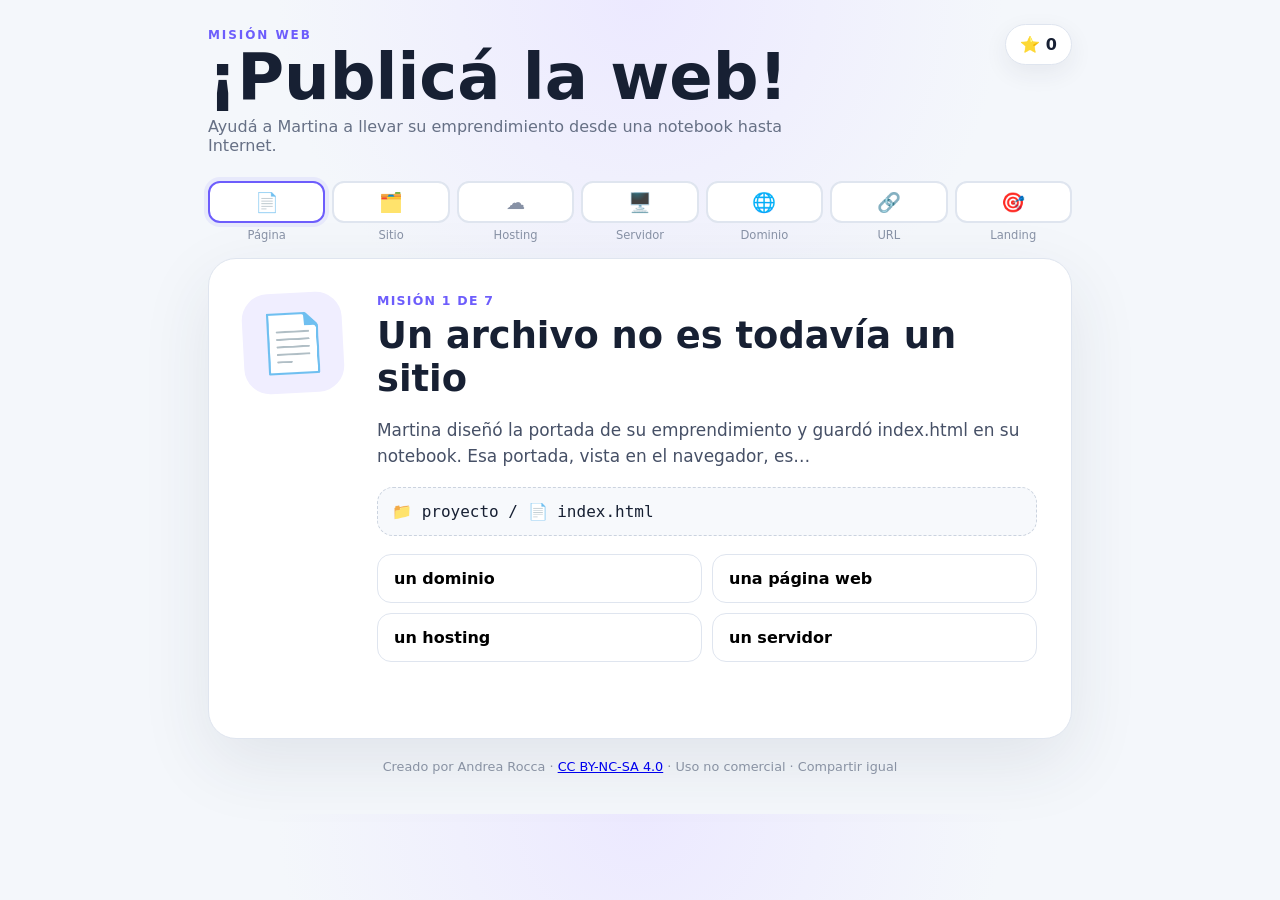
<file: juego/v0.1-original/index.html>
<!doctype html>
<html lang="es">
<head>
  <meta charset="utf-8">
  <meta name="viewport" content="width=device-width,initial-scale=1">
  <title>¡Publicá la web!</title>
  <link rel="stylesheet" href="style.css">
</head>
<body>
<main class="app">
  <header>
    <div>
      <span class="eyebrow">MISIÓN WEB</span>
      <h1>¡Publicá la web!</h1>
      <p class="subtitle">Ayudá a Martina a llevar su emprendimiento desde una notebook hasta Internet.</p>
    </div>
    <div class="score">⭐ <span id="score">0</span></div>
  </header>

  <section id="map" class="map" aria-label="Mapa de progreso"></section>

  <section class="game-card">
    <div id="sceneIcon" class="scene-icon">💻</div>
    <div class="scene">
      <div class="step" id="step"></div>
      <h2 id="title"></h2>
      <p id="story"></p>
      <div id="visual" class="visual"></div>
      <div id="options" class="options"></div>
      <div id="feedback" class="feedback" aria-live="polite"></div>
      <button id="next" class="next hidden">Continuar →</button>
    </div>
  </section>

  <footer>Creado por Andrea Rocca · <a href="https://creativecommons.org/licenses/by-nc-sa/4.0/deed.es" target="_blank" rel="license noopener noreferrer">CC BY-NC-SA 4.0</a> · Uso no comercial · Compartir igual</footer>
</main>
<script src="game.js"></script>
</body>
</html>
</file>
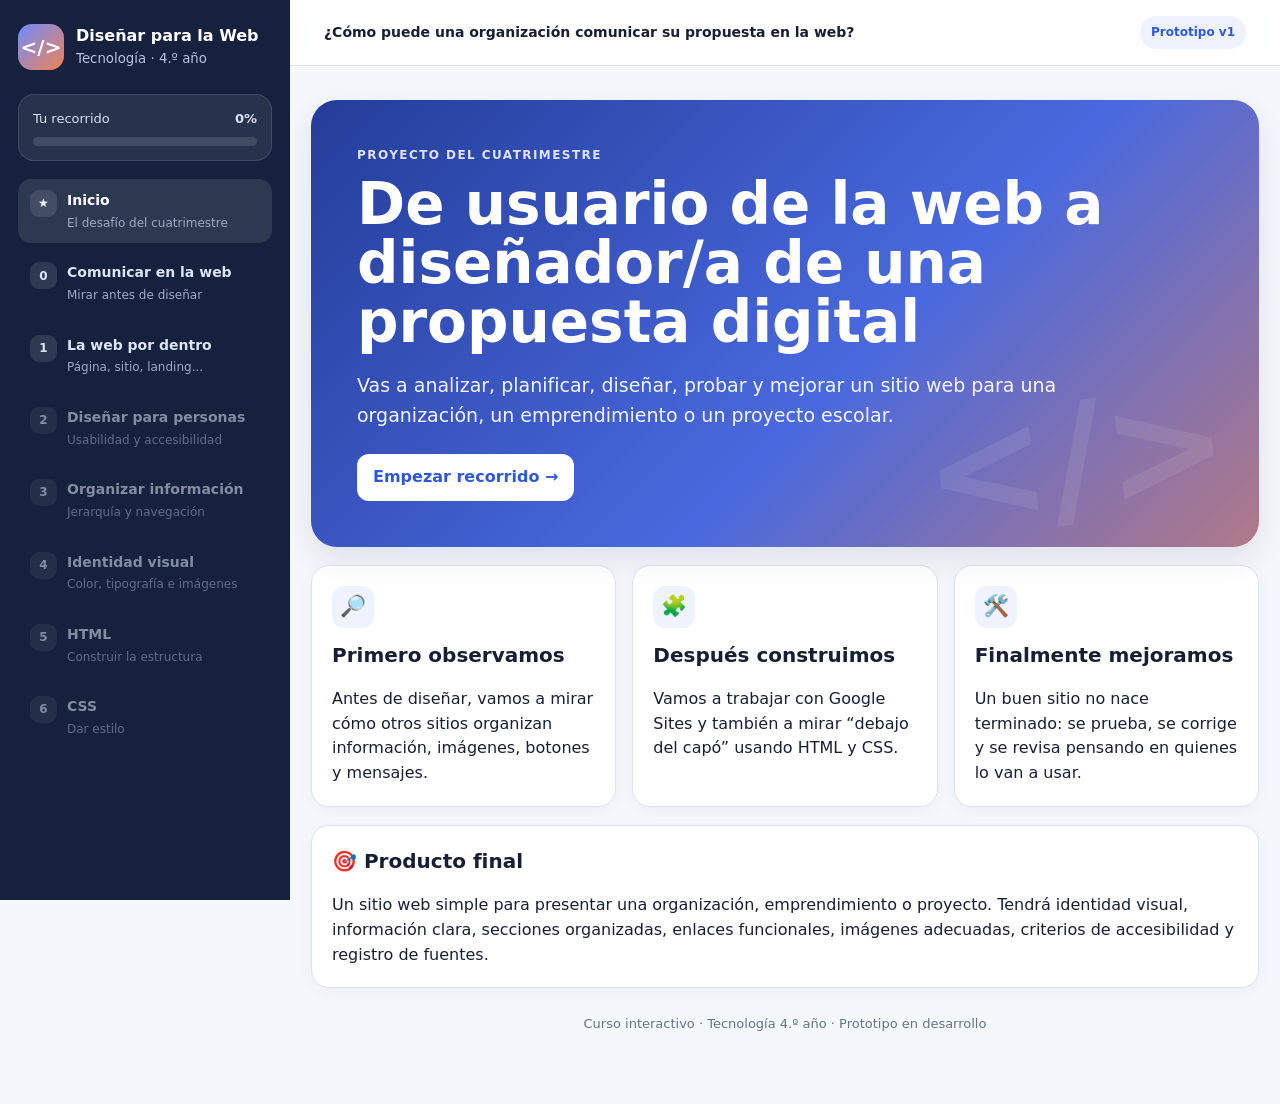
<file: curso_web_4to_prototipo.html>
<!DOCTYPE html>
<html lang="es">
<head>
  <meta charset="UTF-8" />
  <meta name="viewport" content="width=device-width, initial-scale=1.0" />
  <title>Diseñar para la Web · Tecnología 4.º año</title>
  <style>
    :root{
      --bg:#f4f7fb;
      --surface:#ffffff;
      --text:#172033;
      --muted:#64748b;
      --primary:#3157d5;
      --primary-dark:#2442a6;
      --accent:#ef8354;
      --ok:#14804a;
      --bad:#b42318;
      --line:#dbe3ef;
      --soft:#eef3ff;
      --shadow:0 12px 30px rgba(31,45,78,.10);
      --radius:18px;
    }
    *{box-sizing:border-box}
    html{scroll-behavior:smooth}
    body{
      margin:0;
      font-family:Inter,system-ui,-apple-system,BlinkMacSystemFont,"Segoe UI",sans-serif;
      background:var(--bg);
      color:var(--text);
      line-height:1.55;
    }
    button,input,textarea{font:inherit}
    button{cursor:pointer}
    a{color:inherit}
    .app{
      display:grid;
      grid-template-columns:290px minmax(0,1fr);
      min-height:100vh;
    }
    aside{
      background:#15213d;
      color:white;
      padding:24px 18px;
      position:sticky;
      top:0;
      height:100vh;
      overflow:auto;
    }
    .brand{
      display:flex;
      gap:12px;
      align-items:center;
      margin-bottom:24px;
    }
    .brand-mark{
      width:46px;height:46px;border-radius:14px;
      display:grid;place-items:center;
      background:linear-gradient(135deg,#6f8cff,#ef8354);
      font-weight:800;
      font-size:20px;
    }
    .brand small{display:block;color:#b8c3db}
    .progress-card{
      background:rgba(255,255,255,.08);
      border:1px solid rgba(255,255,255,.12);
      border-radius:16px;
      padding:14px;
      margin-bottom:18px;
    }
    .progress-row{
      display:flex;justify-content:space-between;gap:8px;
      font-size:13px;color:#d8e1f3;margin-bottom:8px;
    }
    .progress-track{
      height:9px;border-radius:999px;background:rgba(255,255,255,.12);overflow:hidden;
    }
    .progress-fill{
      height:100%;width:0;background:#72d7a0;border-radius:inherit;transition:.3s;
    }
    nav{display:grid;gap:8px}
    .nav-btn{
      width:100%;
      text-align:left;
      border:0;
      border-radius:13px;
      padding:11px 12px;
      background:transparent;
      color:#dce4f5;
      display:flex;
      gap:10px;
      align-items:flex-start;
    }
    .nav-btn:hover,.nav-btn.active{background:rgba(255,255,255,.10);color:white}
    .nav-num{
      width:27px;height:27px;border-radius:9px;
      display:grid;place-items:center;
      background:rgba(255,255,255,.11);
      flex:0 0 auto;font-size:12px;font-weight:800;
    }
    .nav-btn.done .nav-num{background:#1f8f59}
    .nav-title{font-weight:700;font-size:14px;display:block}
    .nav-sub{font-size:12px;color:#9eabc6;display:block;margin-top:2px}
    main{min-width:0}
    .topbar{
      height:66px;
      background:rgba(255,255,255,.88);
      backdrop-filter:blur(10px);
      border-bottom:1px solid var(--line);
      display:flex;align-items:center;justify-content:space-between;
      padding:0 34px;
      position:sticky;top:0;z-index:5;
    }
    .topbar strong{font-size:14px}
    .pill{
      background:var(--soft);
      color:var(--primary);
      padding:7px 11px;border-radius:999px;
      font-size:12px;font-weight:700;
    }
    .content{
      width:min(1000px,calc(100% - 42px));
      margin:34px auto 70px;
    }
    .screen{display:none}
    .screen.active{display:block}
    .hero{
      background:linear-gradient(135deg,#243d99 0%,#4969de 58%,#ef8354 125%);
      color:white;
      border-radius:26px;
      padding:46px;
      box-shadow:var(--shadow);
      overflow:hidden;
      position:relative;
    }
    .hero:after{
      content:"</>";
      position:absolute;
      right:30px;bottom:-28px;
      font-size:150px;font-weight:900;
      opacity:.08;
      transform:rotate(-7deg);
    }
    .eyebrow{
      text-transform:uppercase;letter-spacing:.12em;font-size:12px;font-weight:800;
      opacity:.84;
    }
    h1{font-size:clamp(34px,5vw,58px);line-height:1.02;margin:10px 0 18px;max-width:760px}
    h2{font-size:30px;line-height:1.15;margin:0 0 12px}
    h3{margin:0 0 8px;font-size:20px}
    .lead{font-size:19px;max-width:770px;opacity:.94}
    .actions{display:flex;flex-wrap:wrap;gap:10px;margin-top:24px}
    .btn{
      border:0;border-radius:12px;padding:11px 16px;font-weight:800;
      background:var(--primary);color:white;
    }
    .btn:hover{background:var(--primary-dark)}
    .btn.secondary{background:white;color:var(--primary)}
    .btn.ghost{background:transparent;color:var(--primary);border:1px solid var(--line)}
    .btn.ok{background:var(--ok)}
    .grid{display:grid;grid-template-columns:repeat(3,1fr);gap:16px;margin-top:18px}
    .card{
      background:var(--surface);
      border:1px solid var(--line);
      border-radius:var(--radius);
      padding:20px;
      box-shadow:0 4px 15px rgba(35,47,78,.04);
    }
    .card p:last-child{margin-bottom:0}
    .icon{
      width:42px;height:42px;border-radius:12px;display:grid;place-items:center;
      background:var(--soft);font-size:21px;margin-bottom:12px;
    }
    .section-head{
      display:flex;justify-content:space-between;gap:16px;align-items:flex-end;
      margin-bottom:18px;
    }
    .section-head p{margin:0;color:var(--muted);max-width:680px}
    .lesson{
      display:grid;gap:18px;
    }
    .callout{
      border-left:5px solid var(--accent);
      background:#fff8f4;
      padding:16px 18px;border-radius:0 14px 14px 0;
    }
    .example-site{
      border:1px solid var(--line);
      border-radius:18px;
      overflow:hidden;background:white;
    }
    .fake-browser{
      background:#edf1f6;border-bottom:1px solid var(--line);
      padding:9px 12px;display:flex;gap:7px;align-items:center;
    }
    .dot{width:10px;height:10px;border-radius:50%;background:#b7c1d0}
    .urlbar{margin-left:5px;background:white;border-radius:8px;padding:5px 10px;color:#7b879b;font-size:12px;flex:1}
    .site-body{padding:22px}
    .bad-site{font-family:"Comic Sans MS",cursive;background:#fffbea}
    .bad-site h3{color:#b42318;font-size:27px;text-align:center;text-decoration:underline}
    .bad-site p{text-align:center}
    .choice-grid{display:grid;grid-template-columns:repeat(2,1fr);gap:12px}
    .choice{
      border:2px solid var(--line);border-radius:14px;padding:14px;background:white;text-align:left;
      transition:.15s;
    }
    .choice:hover{border-color:#9bb0f4}
    .choice.selected{border-color:var(--primary);background:var(--soft)}
    .feedback{
      display:none;padding:14px 16px;border-radius:12px;margin-top:12px;font-weight:650;
    }
    .feedback.show{display:block}
    .feedback.ok{background:#e9f8ef;color:#11623a}
    .feedback.bad{background:#fff0ee;color:#8d2218}
    .match-grid{
      display:grid;grid-template-columns:1fr 1.3fr;gap:12px;
    }
    .term,.definition{
      border:1px solid var(--line);
      background:white;border-radius:12px;padding:14px;
    }
    .term{font-weight:800}
    .select-line{
      display:flex;gap:10px;align-items:center;margin-top:8px;
    }
    select{
      width:100%;padding:9px;border:1px solid #cfd8e6;border-radius:9px;background:white;
    }
    textarea{
      width:100%;min-height:130px;border:1px solid #cfd8e6;border-radius:12px;padding:12px;
      resize:vertical;background:white;
    }
    .mini-status{
      font-size:13px;color:var(--muted);margin-top:6px;
    }
    .summary-box{
      display:grid;grid-template-columns:repeat(4,1fr);gap:10px;
    }
    .summary-box .card{text-align:center;padding:15px}
    .summary-box strong{display:block;font-size:22px;color:var(--primary)}
    .locked{
      opacity:.55;filter:grayscale(.2)
    }
    footer{
      margin-top:26px;color:var(--muted);font-size:13px;text-align:center;
    }
    @media(max-width:850px){
      .app{grid-template-columns:1fr}
      aside{position:relative;height:auto}
      nav{grid-template-columns:repeat(2,1fr)}
      .topbar{position:relative;padding:0 18px}
      .grid,.summary-box{grid-template-columns:1fr 1fr}
    }
    @media(max-width:560px){
      .content{width:min(100% - 24px,1000px);margin-top:20px}
      .hero{padding:28px 22px}
      .grid,.choice-grid,.summary-box,.match-grid{grid-template-columns:1fr}
      nav{grid-template-columns:1fr}
      .section-head{align-items:flex-start;flex-direction:column}
    }
  </style>
</head>
<body>
<div class="app">
  <aside>
    <div class="brand">
      <div class="brand-mark">&lt;/&gt;</div>
      <div>
        <strong>Diseñar para la Web</strong>
        <small>Tecnología · 4.º año</small>
      </div>
    </div>

    <div class="progress-card">
      <div class="progress-row">
        <span>Tu recorrido</span>
        <strong id="progressText">0%</strong>
      </div>
      <div class="progress-track"><div class="progress-fill" id="progressFill"></div></div>
    </div>

    <nav id="nav">
      <button class="nav-btn active" data-screen="home">
        <span class="nav-num">★</span>
        <span><span class="nav-title">Inicio</span><span class="nav-sub">El desafío del cuatrimestre</span></span>
      </button>
      <button class="nav-btn" data-screen="m0" id="nav-m0">
        <span class="nav-num">0</span>
        <span><span class="nav-title">Comunicar en la web</span><span class="nav-sub">Mirar antes de diseñar</span></span>
      </button>
      <button class="nav-btn" data-screen="m1" id="nav-m1">
        <span class="nav-num">1</span>
        <span><span class="nav-title">La web por dentro</span><span class="nav-sub">Página, sitio, landing...</span></span>
      </button>
      <button class="nav-btn locked" data-screen="soon">
        <span class="nav-num">2</span>
        <span><span class="nav-title">Diseñar para personas</span><span class="nav-sub">Usabilidad y accesibilidad</span></span>
      </button>
      <button class="nav-btn locked" data-screen="soon">
        <span class="nav-num">3</span>
        <span><span class="nav-title">Organizar información</span><span class="nav-sub">Jerarquía y navegación</span></span>
      </button>
      <button class="nav-btn locked" data-screen="soon">
        <span class="nav-num">4</span>
        <span><span class="nav-title">Identidad visual</span><span class="nav-sub">Color, tipografía e imágenes</span></span>
      </button>
      <button class="nav-btn locked" data-screen="soon">
        <span class="nav-num">5</span>
        <span><span class="nav-title">HTML</span><span class="nav-sub">Construir la estructura</span></span>
      </button>
      <button class="nav-btn locked" data-screen="soon">
        <span class="nav-num">6</span>
        <span><span class="nav-title">CSS</span><span class="nav-sub">Dar estilo</span></span>
      </button>
    </nav>
  </aside>

  <main>
    <div class="topbar">
      <strong>¿Cómo puede una organización comunicar su propuesta en la web?</strong>
      <span class="pill">Prototipo v1</span>
    </div>

    <div class="content">

      <section class="screen active" id="home">
        <div class="hero">
          <div class="eyebrow">Proyecto del cuatrimestre</div>
          <h1>De usuario de la web a diseñador/a de una propuesta digital</h1>
          <p class="lead">Vas a analizar, planificar, diseñar, probar y mejorar un sitio web para una organización, un emprendimiento o un proyecto escolar.</p>
          <div class="actions">
            <button class="btn secondary" onclick="go('m0')">Empezar recorrido →</button>
          </div>
        </div>

        <div class="grid">
          <article class="card">
            <div class="icon">🔎</div>
            <h3>Primero observamos</h3>
            <p>Antes de diseñar, vamos a mirar cómo otros sitios organizan información, imágenes, botones y mensajes.</p>
          </article>
          <article class="card">
            <div class="icon">🧩</div>
            <h3>Después construimos</h3>
            <p>Vamos a trabajar con Google Sites y también a mirar “debajo del capó” usando HTML y CSS.</p>
          </article>
          <article class="card">
            <div class="icon">🛠️</div>
            <h3>Finalmente mejoramos</h3>
            <p>Un buen sitio no nace terminado: se prueba, se corrige y se revisa pensando en quienes lo van a usar.</p>
          </article>
        </div>

        <div class="card" style="margin-top:18px">
          <h3>🎯 Producto final</h3>
          <p>Un sitio web simple para presentar una organización, emprendimiento o proyecto. Tendrá identidad visual, información clara, secciones organizadas, enlaces funcionales, imágenes adecuadas, criterios de accesibilidad y registro de fuentes.</p>
        </div>
      </section>

      <section class="screen" id="m0">
        <div class="section-head">
          <div>
            <div class="eyebrow" style="color:var(--primary)">Módulo 0</div>
            <h2>Comunicar en la web</h2>
            <p>Diseñar un sitio no es solamente elegir colores. Primero necesitamos saber qué queremos comunicar, a quién y para qué.</p>
          </div>
          <span class="pill">20–30 min</span>
        </div>

        <div class="lesson">
          <div class="callout">
            <strong>Pregunta para pensar:</strong> cuando entrás por primera vez a una página, ¿cuánto tardás en decidir si entendés qué ofrece?
          </div>

          <div class="example-site">
            <div class="fake-browser">
              <span class="dot"></span><span class="dot"></span><span class="dot"></span>
              <div class="urlbar">www.supermegaemprendimiento.example</div>
            </div>
            <div class="site-body bad-site">
              <h3>¡¡¡BIENVENIDOOOO!!!</h3>
              <p>✨✨✨ LO MEJOR ESTÁ ACÁ ✨✨✨</p>
              <p>Tenemos cosas increíbles. Consultanos. Entrá. Mirá. Comprá.</p>
              <p style="font-size:11px">Av. Siempre Viva 123 · 1998–2026 · todos los derechos reservados · contacto · novedades · productos · empresa · nuestras cosas · otros</p>
            </div>
          </div>

          <article class="card">
            <h3>Actividad 1 · ¿Qué problema tiene?</h3>
            <p>Elegí <strong>las tres críticas más importantes</strong>. No busques “qué está feo”: pensá qué dificulta comprender la propuesta.</p>
            <div class="choice-grid" id="problemChoices">
              <button class="choice" data-good="true">No queda claro qué ofrece la organización.</button>
              <button class="choice" data-good="false">El sitio no usa una foto de fondo.</button>
              <button class="choice" data-good="true">No hay una jerarquía clara entre la información.</button>
              <button class="choice" data-good="false">El título debería estar escrito en inglés.</button>
              <button class="choice" data-good="true">Los llamados a la acción son confusos.</button>
              <button class="choice" data-good="false">Le faltan más emojis.</button>
            </div>
            <div class="actions">
              <button class="btn" onclick="checkProblems()">Comprobar</button>
            </div>
            <div class="feedback" id="problemFeedback"></div>
          </article>

          <article class="card">
            <h3>Actividad 2 · Antes de diseñar</h3>
            <p>Imaginá una organización o emprendimiento que podría ser el tema de tu proyecto final. No tiene que ser definitivo.</p>
            <textarea id="projectIdea" placeholder="Ejemplo: un emprendimiento de pastelería, un club barrial, una campaña escolar, un servicio de reparación..."></textarea>
            <div class="actions">
              <button class="btn ghost" onclick="saveIdea()">Guardar idea</button>
            </div>
            <div class="mini-status" id="saveStatus">Tu respuesta queda guardada solamente en este navegador.</div>
          </article>

          <article class="card">
            <h3>Una idea importante</h3>
            <p>Una página web comunica incluso antes de que leamos todo: la organización de los elementos, los títulos, las imágenes y los botones nos indican qué es importante y qué podemos hacer.</p>
          </article>

          <div class="actions">
            <button class="btn ok" onclick="completeModule('m0','m1')">Terminé el módulo 0 →</button>
          </div>
        </div>
      </section>

      <section class="screen" id="m1">
        <div class="section-head">
          <div>
            <div class="eyebrow" style="color:var(--primary)">Módulo 1</div>
            <h2>La web por dentro</h2>
            <p>Usamos muchas palabras como si fueran sinónimos: página, sitio, landing, dominio, alojamiento. Pero no significan lo mismo.</p>
          </div>
          <span class="pill">25–35 min</span>
        </div>

        <div class="lesson">
          <div class="grid">
            <article class="card"><div class="icon">📄</div><h3>Página web</h3><p>Un documento individual que se muestra en el navegador.</p></article>
            <article class="card"><div class="icon">🗂️</div><h3>Sitio web</h3><p>Un conjunto organizado de páginas y recursos relacionados.</p></article>
            <article class="card"><div class="icon">🎯</div><h3>Landing page</h3><p>Una página pensada para presentar una propuesta y orientar a una acción concreta.</p></article>
            <article class="card"><div class="icon">🏷️</div><h3>Dominio</h3><p>El nombre o dirección que usamos para encontrar un sitio, por ejemplo ejemplo.com.ar.</p></article>
            <article class="card"><div class="icon">🖥️</div><h3>Alojamiento</h3><p>El servicio donde se guardan los archivos para que estén disponibles en internet.</p></article>
            <article class="card"><div class="icon">🌐</div><h3>Navegador</h3><p>El programa que solicita, interpreta y muestra el contenido web.</p></article>
          </div>

          <article class="card">
            <h3>Mini juego · ¿Quién es quién?</h3>
            <p>Seleccioná el concepto que corresponde a cada situación.</p>

            <div class="term">1. “chimeleta.com.ar” es…</div>
            <div class="select-line">
              <select id="q1">
                <option value="">Elegí una opción</option>
                <option>Dominio</option><option>Sitio web</option><option>Alojamiento</option><option>Landing page</option>
              </select>
            </div>

            <div class="term" style="margin-top:12px">2. Una página creada para presentar un único producto y llevar al visitante al botón “Comprar” es…</div>
            <div class="select-line">
              <select id="q2">
                <option value="">Elegí una opción</option>
                <option>Página de inicio</option><option>Landing page</option><option>Dominio</option><option>Navegador</option>
              </select>
            </div>

            <div class="term" style="margin-top:12px">3. Chrome, Firefox o Edge son…</div>
            <div class="select-line">
              <select id="q3">
                <option value="">Elegí una opción</option>
                <option>Alojamientos</option><option>Dominios</option><option>Navegadores</option><option>Sitios web</option>
              </select>
            </div>

            <div class="term" style="margin-top:12px">4. Un conjunto con Inicio, Quiénes somos, Productos y Contacto es…</div>
            <div class="select-line">
              <select id="q4">
                <option value="">Elegí una opción</option>
                <option>Un sitio web</option><option>Un dominio</option><option>Un navegador</option><option>Un protocolo</option>
              </select>
            </div>

            <div class="actions"><button class="btn" onclick="checkQuiz()">Corregir mini juego</button></div>
            <div class="feedback" id="quizFeedback"></div>
          </article>

          <article class="card">
            <h3>¿Qué ocurre cuando escribimos una dirección?</h3>
            <div class="summary-box">
              <div class="card"><strong>1</strong>Escribís una URL.</div>
              <div class="card"><strong>2</strong>El navegador busca dónde está el sitio.</div>
              <div class="card"><strong>3</strong>Solicita los archivos al servidor.</div>
              <div class="card"><strong>4</strong>Interpreta y muestra la página.</div>
            </div>
            <p class="mini-status">Más adelante vamos a profundizar en cliente–servidor, protocolos y publicación.</p>
          </article>

          <article class="card">
            <h3>Conectalo con tu proyecto</h3>
            <p>¿Tu idea necesita un sitio con varias secciones o podría funcionar como una única landing page? Explicá por qué.</p>
            <textarea id="siteDecision" placeholder="Creo que conviene... porque..."></textarea>
            <div class="actions"><button class="btn ghost" onclick="saveDecision()">Guardar respuesta</button></div>
            <div class="mini-status" id="decisionStatus">Tu respuesta queda guardada solamente en este navegador.</div>
          </article>

          <div class="actions">
            <button class="btn ghost" onclick="go('m0')">← Volver</button>
            <button class="btn ok" onclick="completeModule('m1','soon')">Terminé el módulo 1 →</button>
          </div>
        </div>
      </section>

      <section class="screen" id="soon">
        <div class="card">
          <div class="icon">🚧</div>
          <h2>Próximo módulo</h2>
          <p>La base ya está preparada para seguir incorporando actividades sin cambiar la estructura del curso.</p>
          <div class="actions"><button class="btn" onclick="go('home')">Volver al inicio</button></div>
        </div>
      </section>

      <footer>Curso interactivo · Tecnología 4.º año · Prototipo en desarrollo</footer>
    </div>
  </main>
</div>

<script>
  const state = JSON.parse(localStorage.getItem('webCourseState') || '{"done":[]}');

  function persist(){
    localStorage.setItem('webCourseState', JSON.stringify(state));
    updateProgress();
  }

  function go(id){
    document.querySelectorAll('.screen').forEach(s=>s.classList.remove('active'));
    document.getElementById(id).classList.add('active');
    document.querySelectorAll('.nav-btn').forEach(b=>b.classList.toggle('active', b.dataset.screen===id));
    window.scrollTo({top:0,behavior:'smooth'});
  }

  document.querySelectorAll('.nav-btn').forEach(btn=>{
    btn.addEventListener('click',()=>go(btn.dataset.screen));
  });

  document.querySelectorAll('#problemChoices .choice').forEach(btn=>{
    btn.addEventListener('click',()=>btn.classList.toggle('selected'));
  });

  function checkProblems(){
    const choices=[...document.querySelectorAll('#problemChoices .choice')];
    const selected=choices.filter(c=>c.classList.contains('selected'));
    const exact = selected.length===3 &&
      selected.every(c=>c.dataset.good==='true');
    const box=document.getElementById('problemFeedback');
    box.className='feedback show '+(exact?'ok':'bad');
    box.innerHTML= exact
      ? '✅ Bien. Elegiste problemas de <strong>comunicación y organización</strong>, no detalles decorativos.'
      : '🔎 Revisá. Buscamos tres problemas que dificulten entender <strong>qué ofrece el sitio, qué es importante y qué acción realizar</strong>.';
    if(exact){ state.problemDone=true; persist(); }
  }

  function checkQuiz(){
    const answers=[
      document.getElementById('q1').value==='Dominio',
      document.getElementById('q2').value==='Landing page',
      document.getElementById('q3').value==='Navegadores',
      document.getElementById('q4').value==='Un sitio web'
    ];
    const score=answers.filter(Boolean).length;
    const box=document.getElementById('quizFeedback');
    box.className='feedback show '+(score===4?'ok':'bad');
    box.innerHTML = score===4
      ? '✅ 4/4. Distinguís los conceptos básicos.'
      : `Obtuviste <strong>${score}/4</strong>. Probá otra vez: prestá atención a la diferencia entre la dirección, el conjunto de páginas y el programa que las muestra.`;
    if(score===4){ state.quizDone=true; persist(); }
  }

  function saveIdea(){
    state.projectIdea=document.getElementById('projectIdea').value;
    persist();
    document.getElementById('saveStatus').textContent='✓ Idea guardada en este navegador.';
  }

  function saveDecision(){
    state.siteDecision=document.getElementById('siteDecision').value;
    persist();
    document.getElementById('decisionStatus').textContent='✓ Respuesta guardada en este navegador.';
  }

  function completeModule(module,next){
    if(!state.done.includes(module)) state.done.push(module);
    persist();
    go(next);
  }

  function updateProgress(){
    const done=state.done.filter(x=>['m0','m1'].includes(x)).length;
    const pct=Math.round(done/2*100);
    document.getElementById('progressText').textContent=pct+'%';
    document.getElementById('progressFill').style.width=pct+'%';
    ['m0','m1'].forEach(id=>{
      document.getElementById('nav-'+id)?.classList.toggle('done',state.done.includes(id));
    });
  }

  window.addEventListener('DOMContentLoaded',()=>{
    document.getElementById('projectIdea').value=state.projectIdea||'';
    document.getElementById('siteDecision').value=state.siteDecision||'';
    updateProgress();
  });
</script>
</body>
</html>
</file>
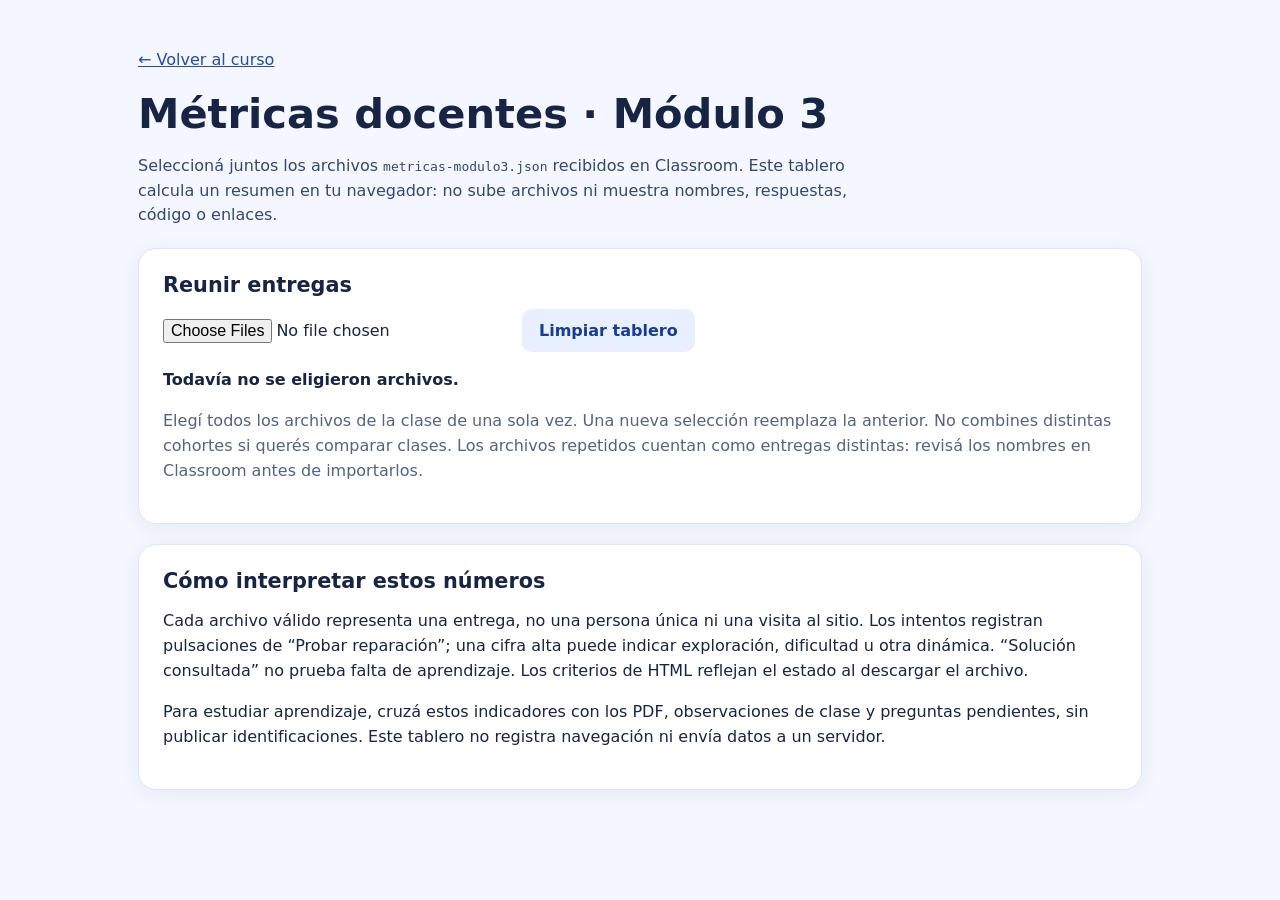
<file: investigacion/metricas.html>
<!doctype html>
<html lang="es">
<head>
  <meta charset="utf-8">
  <meta name="viewport" content="width=device-width, initial-scale=1">
  <title>Métricas docentes · CursoHTML</title>
  <style>
    :root{font-family:system-ui,-apple-system,Segoe UI,sans-serif;color:#172444;background:#f4f7ff}
    *{box-sizing:border-box}body{margin:0}main{max-width:1040px;margin:auto;padding:32px 18px 70px}
    h1{font-size:clamp(1.8rem,4vw,2.6rem);margin:0 0 8px}h2{font-size:1.3rem;margin:0 0 12px}
    p{line-height:1.55}a{color:#244bad}a:focus-visible,button:focus-visible,input:focus-visible{outline:3px solid #f4a300;outline-offset:3px}
    .lead{max-width:72ch;color:#34486e}.card{background:white;border:1px solid #dce5f5;border-radius:18px;padding:24px;margin:20px 0;box-shadow:0 4px 20px #162d5710}
    .actions{display:flex;flex-wrap:wrap;gap:12px;align-items:center}.button,button{border:0;border-radius:10px;background:#2450b5;color:white;font:inherit;font-weight:700;padding:12px 17px;cursor:pointer}
    button.secondary{background:#e8efff;color:#173c95}button:disabled{opacity:.45;cursor:not-allowed}
    input[type=file]{max-width:100%;font:inherit}.status{min-height:1.5em;font-weight:600}.muted{color:#536480}
    .stats{display:grid;grid-template-columns:repeat(auto-fit,minmax(165px,1fr));gap:12px}.stat{border:1px solid #dce5f5;border-radius:12px;padding:16px}.stat strong{display:block;font-size:2rem;color:#17449e}
    .table-scroll{overflow-x:auto}table{border-collapse:collapse;width:100%;min-width:570px}th,td{text-align:left;border-bottom:1px solid #e4eaf5;padding:10px}th{background:#eef3ff}td.num{text-align:right;font-variant-numeric:tabular-nums}
    .bar{display:block;height:9px;background:#dce5f5;border-radius:9px;overflow:hidden;min-width:70px}.bar span{display:block;height:100%;background:#315fcb}
    [hidden]{display:none!important}small{color:#536480}
  </style>
</head>
<body>
<main>
  <p><a href="../index.html">← Volver al curso</a></p>
  <h1>Métricas docentes · Módulo 3</h1>
  <p class="lead">Seleccioná juntos los archivos <code>metricas-modulo3.json</code> recibidos en Classroom. Este tablero calcula un resumen en tu navegador: no sube archivos ni muestra nombres, respuestas, código o enlaces.</p>
  <section class="card" aria-labelledby="import-title">
    <h2 id="import-title">Reunir entregas</h2>
    <div class="actions"><input id="files" type="file" accept=".json,application/json" multiple aria-label="Elegir archivos JSON de métricas"><button id="clear" class="secondary" type="button">Limpiar tablero</button></div>
    <p id="status" class="status" role="status">Todavía no se eligieron archivos.</p>
    <p class="muted">Elegí todos los archivos de la clase de una sola vez. Una nueva selección reemplaza la anterior. No combines distintas cohortes si querés comparar clases. Los archivos repetidos cuentan como entregas distintas: revisá los nombres en Classroom antes de importarlos.</p>
  </section>
  <section id="results" hidden>
    <div class="stats" id="summary" aria-label="Resumen de entregas"></div>
    <section class="card" aria-labelledby="repairs-title"><h2 id="repairs-title">¿Qué reparación costó más?</h2><div class="table-scroll"><table><thead><tr><th>Reparación</th><th>Intentos promedio</th><th>Más de un intento</th><th>Pidieron solución</th><th>Resuelta</th></tr></thead><tbody id="repairs"></tbody></table></div></section>
    <section class="card" aria-labelledby="check-title"><h2 id="check-title">Página HTML: criterios detectados</h2><p class="muted">Una comprobación automática orientativa, no una nota ni una validación completa.</p><div class="table-scroll"><table><thead><tr><th>Criterio</th><th>Detectado</th><th>Proporción</th></tr></thead><tbody id="checks"></tbody></table></div></section>
    <section class="card" aria-labelledby="process-title"><h2 id="process-title">Proceso y entrega</h2><div class="table-scroll"><table><thead><tr><th>Indicador</th><th>Entregas</th><th>Proporción</th></tr></thead><tbody id="process"></tbody></table></div></section>
    <section class="card" aria-labelledby="export-title"><h2 id="export-title">Guardar un resumen</h2><p>Podés descargar los totales agregados como CSV para tu bitácora. No contiene producciones individuales.</p><button id="csv" type="button">Descargar resumen CSV</button></section>
  </section>
  <section class="card" aria-labelledby="limits-title"><h2 id="limits-title">Cómo interpretar estos números</h2><p>Cada archivo válido representa una entrega, no una persona única ni una visita al sitio. Los intentos registran pulsaciones de “Probar reparación”; una cifra alta puede indicar exploración, dificultad u otra dinámica. “Solución consultada” no prueba falta de aprendizaje. Los criterios de HTML reflejan el estado al descargar el archivo.</p><p>Para estudiar aprendizaje, cruzá estos indicadores con los PDF, observaciones de clase y preguntas pendientes, sin publicar identificaciones. Este tablero no registra navegación ni envía datos a un servidor.</p></section>
</main>
<script>
(() => {
  'use strict';
  const $=id=>document.getElementById(id);
  const repairNames=['Enlace y href','Título h1','Lista ul/li'];
  const checkNames=['Estructura del documento','Título de pestaña','Título principal h1','Dos párrafos propios','Dos secciones h2','Lista de propuestas','Enlace útil'];
  const ratio=(n,total)=>total?Math.round(100*n/total)+' %':'0 %';
  let rows=[];
  let csvRows=[];
  function valid(d){
    const bools=a=>Array.isArray(a)&&a.every(v=>typeof v==='boolean');
    return d&&d.schema==='cursohtml-m3-metricas'&&d.version===1&&
      Array.isArray(d.repairAttempts)&&d.repairAttempts.length===3&&d.repairAttempts.every(v=>Number.isInteger(v)&&v>=0&&v<=999)&&
      bools(d.repairSolved)&&d.repairSolved.length===3&&bools(d.repairSolutions)&&d.repairSolutions.length===3&&
      bools(d.checklist)&&d.checklist.length===7&&bools(d.reflectionAnswered)&&d.reflectionAnswered.length===5&&
      ['observed','repairExplained','revisionDescribed','peerFeedback','changeDescribed','linkTested'].every(k=>typeof d[k]==='boolean')&&
      ['','🟢','🟡','🔴'].includes(d.confidence)&&['','link','file'].includes(d.deliveryType);
  }
  const sum=fn=>rows.reduce((n,r)=>n+(fn(r)?1:0),0);
  function cell(tr,value,cls=''){
    const td=document.createElement('td');td.textContent=String(value);if(cls)td.className=cls;tr.append(td);
  }
  function bar(tr,n,total){
    const td=document.createElement('td');const b=document.createElement('span');b.className='bar';
    const fill=document.createElement('span');fill.style.width=ratio(n,total);b.append(fill);
    td.append(b);td.setAttribute('aria-label',ratio(n,total));tr.append(td);
  }
  function tableRow(target,label,count,total){
    const tr=document.createElement('tr');cell(tr,label);cell(tr,count,'num');cell(tr,ratio(count,total),'num');target.append(tr);
    csvRows.push([label,count,total]);
  }
  function stat(label,count){const div=document.createElement('div');div.className='stat';const strong=document.createElement('strong');strong.textContent=String(count);const span=document.createElement('span');span.textContent=label;div.append(strong,span);$('summary').append(div);}
  function render(){
    $('results').hidden=!rows.length;
    for(const id of ['summary','repairs','checks','process'])$(id).replaceChildren();
    csvRows=[];if(!rows.length)return;
    const total=rows.length;
    stat('Archivos válidos',total);
    stat('Con enlace declarado',sum(r=>r.deliveryType==='link'));
    stat('Con archivo HTML declarado',sum(r=>r.deliveryType==='file'));
    stat('Con prueba entre pares registrada',sum(r=>r.peerFeedback));
    repairNames.forEach((name,i)=>{
      const attempts=rows.reduce((n,r)=>n+r.repairAttempts[i],0);
      const repeat=sum(r=>r.repairAttempts[i]>1),solution=sum(r=>r.repairSolutions[i]),solved=sum(r=>r.repairSolved[i]);
      const tr=document.createElement('tr');cell(tr,name);cell(tr,(attempts/total).toFixed(1),'num');cell(tr,`${repeat}/${total}`,'num');cell(tr,`${solution}/${total}`,'num');cell(tr,`${solved}/${total}`,'num');$('repairs').append(tr);
      csvRows.push([`${name}: intentos totales`,attempts,total],[`${name}: más de un intento`,repeat,total],[`${name}: solución consultada`,solution,total],[`${name}: resuelta`,solved,total]);
    });
    checkNames.forEach((name,i)=>tableRow($('checks'),name,sum(r=>r.checklist[i]),total));
    const process=[
      ['Observación respondida',r=>r.observed],['Reparación explicada',r=>r.repairExplained],
      ['Revisión de la página descrita',r=>r.revisionDescribed],['Prueba entre pares registrada',r=>r.peerFeedback],
      ['Cambio posterior descrito',r=>r.changeDescribed],['Enlace entregado',r=>r.deliveryType==='link'],
      ['Enlace declarado como probado',r=>r.deliveryType==='link'&&r.linkTested],['Entrega por archivo declarada',r=>r.deliveryType==='file'],
      ...[1,2,3,4,5].map((n,i)=>[`Pregunta de salida ${n} respondida`,r=>r.reflectionAnswered[i]]),
      ['Semáforo verde',r=>r.confidence==='🟢'],['Semáforo amarillo',r=>r.confidence==='🟡'],['Semáforo rojo',r=>r.confidence==='🔴']
    ];
    process.forEach(([label,fn])=>tableRow($('process'),label,sum(fn),total));
  }
  $('files').addEventListener('change',async e=>{
    rows=[];render();const files=[...e.target.files];
    if(files.length>500){$('status').textContent='Seleccioná hasta 500 archivos por vez.';return;}
    let rejected=0;
    for(const file of files){
      if(file.size>100000){rejected++;continue;}
      try{const data=JSON.parse(await file.text());if(valid(data))rows.push(data);else rejected++;}catch{rejected++;}
    }
    render();$('status').textContent=`${rows.length} archivo(s) válido(s) cargado(s). ${rejected} rechazado(s). No se enviaron datos.`;
  });
  $('clear').addEventListener('click',()=>{rows=[];$('files').value='';render();$('status').textContent='Tablero limpio. No se guardaron datos en esta página.';});
  $('csv').addEventListener('click',()=>{
    const records=[['Indicador','Cantidad','Total de entregas'],...csvRows];
    const value='\ufeff'+records.map(r=>r.map(v=>'"'+String(v).replaceAll('"','""')+'"').join(';')).join('\r\n');
    const url=URL.createObjectURL(new Blob([value],{type:'text/csv;charset=utf-8'}));
    const a=document.createElement('a');a.href=url;a.download='resumen-metricas-modulo3.csv';document.body.append(a);a.click();a.remove();setTimeout(()=>URL.revokeObjectURL(url),1000);
  });
})();
</script>
</body>
</html>
</file>
<file: modulo3.css>
/* Módulo 3 reutiliza la identidad y los componentes del curso. */
[id^="module3"] code,[id^="module3"] pre{font-family:Consolas,monospace;overflow-wrap:anywhere}
[id^="module3"] code{background:#eef3ff;color:#2442a6;padding:2px 5px;border-radius:5px}
.m3-code{white-space:pre-wrap;background:#15213d;color:#edf3ff;padding:18px;border-radius:12px;font-size:14px}
.m3-code code{background:transparent;color:inherit;padding:0}
.m3-split{display:grid;grid-template-columns:1fr 1fr;gap:16px;align-items:start}
.m3-split>*{min-width:0}
.screen[id$="Workshop"] .m3-split{grid-template-columns:minmax(0,1fr);gap:12px}
.screen[id$="Workshop"] .m3-editor{width:100%;min-height:520px}
.screen[id$="Workshop"] .m3-preview{height:400px}
.m3-editor{font:15px/1.6 Consolas,monospace;tab-size:2;min-height:470px;white-space:pre;overflow:auto;background:#15213d;color:#edf3ff;border-color:#456090}
.m3-repair{min-height:125px}
.m3-preview{width:100%;height:470px;background:white;border:1px solid var(--line);border-radius:12px}
.m3-mini-preview{height:200px;min-height:0}
.m3-repair-preview{height:160px;min-height:0}
.m3-repair-preview.m3-link-preview{height:90px}
.m3-preview-caption{margin:14px 0 7px;font-weight:750;color:var(--primary)}
.m3-route{display:flex;flex-wrap:wrap;gap:8px;margin:14px 0}
.m3-route span{padding:7px 10px;border-radius:10px;background:var(--soft);font-size:13px}
.m3-mission-list{padding-left:22px}
.m3-mission-list li{margin:10px 0}
.m3-checklist{display:grid;gap:8px;margin:16px 0;padding:0;list-style:none}
.m3-checklist li{padding:10px;border-radius:10px;background:#f3f5f8}
.m3-checklist li.ok{background:#e9f8ef;color:#11623a}
.m3-checklist li.bad{background:#fff0ee;color:#8d2218}
.m3-source{font-size:13px;color:var(--muted)}
.m3-hint{background:#fff8e7;border:1px solid #edd89d;border-radius:12px;padding:12px;margin:12px 0}
.m3-hint summary,[id^="module3"] details summary{cursor:pointer;font-weight:750}
.m3-sticky-status{display:flex;justify-content:space-between;gap:12px;flex-wrap:wrap;background:var(--soft);padding:12px 16px;border-radius:12px}
[id^="module3"] .feedback{font-weight:500}
[id^="module3"] .btn:disabled{opacity:.55;cursor:not-allowed}
[id^="module3"] :is(button,a,input,textarea,select,summary):focus-visible{outline:3px solid #dc7030;outline-offset:3px}
[id^="module3"]{scroll-margin-top:80px}
[id^="module3"] label{display:block;font-weight:750;margin:12px 0 7px}
[id^="module3"] .inline-check{display:flex;gap:10px;align-items:flex-start}
[id^="module3"] .inline-check input{margin-top:6px;flex:0 0 auto}
[id^="module3"] a{overflow-wrap:anywhere}
@media(max-width:850px){.m3-split{grid-template-columns:1fr}.m3-editor,.m3-preview{min-height:340px;height:340px}.screen[id$="Workshop"] .m3-editor{min-height:440px;height:440px}.screen[id$="Workshop"] .m3-preview{min-height:300px;height:300px}[id^="module3"]{scroll-margin-top:12px}}
@media(max-width:850px){.m3-mini-preview{height:220px;min-height:0}.m3-repair-preview{height:180px;min-height:0}.m3-repair-preview.m3-link-preview{height:100px}.m3-repair{height:160px;min-height:125px}}
@media(prefers-reduced-motion:reduce){html{scroll-behavior:auto}}
</file>
<file: modulo4.css>
/* M4 reutiliza la identidad y el taller del curso. */
[id^="module4"]{scroll-margin-top:16px}
[id^="module4"] label{display:block;font-weight:700;margin:12px 0 7px}
[id^="module4"] code{overflow-wrap:anywhere}
[id^="module4"] .m3-editor{min-width:0;width:100%}
[id^="module4"] details summary{cursor:pointer;font-weight:700}
[id^="module4"] .feedback{white-space:pre-wrap;font-weight:500}
.m4-note{border-left:4px solid var(--accent);padding:14px 18px;background:#fff5e8;border-radius:10px}
.m4-meter{display:flex;gap:12px;align-items:center;flex-wrap:wrap}
.m4-meter input{max-width:280px}
.m4-style-help{border-left:5px solid var(--primary);background:linear-gradient(180deg,#f7f9ff,#fff)}
.m4-help-heading{display:flex;align-items:flex-start;justify-content:space-between;gap:18px;flex-wrap:wrap}
.m4-help-heading .lesson-label{margin:0 0 8px}
.m4-style-parts{display:grid;grid-template-columns:repeat(2,minmax(0,1fr));gap:12px;margin:16px 0}
.m4-style-parts>div{display:grid;gap:4px;padding:14px;border:1px solid #cdd8f6;border-radius:12px;background:#fff}
.m4-style-parts span,.m4-reference span{color:var(--muted)}
.m4-reference{display:grid;grid-template-columns:repeat(2,minmax(0,1fr));gap:12px;margin:16px 0}
.m4-reference>div{display:grid;grid-template-columns:max-content 1fr;gap:9px 12px;align-items:start;padding:14px;border-radius:12px;background:#eef3ff}
.m4-reference h4{grid-column:1/-1;margin:0 0 4px}
.m4-reference code{font-weight:800;color:var(--primary)}
.delivery-card{margin:18px 0;border-left:4px solid var(--primary)}
.delivery-card summary{cursor:pointer;margin-top:14px}
.delivery-card .btn:disabled{opacity:.55;cursor:not-allowed}
.delivery-sidebar{font-size:13px;line-height:1.5;margin:14px 0}
#deliveryGuard{max-width:620px;width:calc(100% - 32px);border:1px solid var(--line);border-radius:18px;padding:24px;color:var(--text);box-shadow:var(--shadow)}
#deliveryGuard::backdrop{background:rgba(15,25,45,.55)}
[id^="module4"] :is(button,a,input,textarea,select,summary):focus-visible{outline:3px solid var(--accent);outline-offset:3px}
@media(max-width:850px){[id^="module4"] .m3-editor,[id^="module4"] .m3-preview{height:320px;min-height:320px}[id^="module4"] .m3-repair{height:130px;min-height:130px}[id^="module4"] .m3-mini-preview{height:240px;min-height:240px}.m4-style-parts,.m4-reference{grid-template-columns:1fr}}
</file>
<file: modulo5.css>
/* Módulo 5: cierre de HTML y puente hacia CSS. */
[id^="module5"]{scroll-margin-top:16px}
[id^="module5"] label{display:block;font-weight:700;margin:12px 0 7px}
[id^="module5"] code{overflow-wrap:anywhere}
[id^="module5"] details summary{cursor:pointer;font-weight:700}
[id^="module5"] .feedback{white-space:pre-wrap;font-weight:500}
[id^="module5"] .m3-editor{min-width:0;width:100%}
[id^="module5"] :is(button,a,input,textarea,select,summary):focus-visible{outline:3px solid var(--accent);outline-offset:3px}
.m5-concept{border-left:4px solid var(--accent);padding:14px 18px;background:#fff8f4;border-radius:10px}
.m5-code-map{display:grid;grid-template-columns:repeat(2,minmax(0,1fr));gap:10px;margin:14px 0}
.m5-code-map span{padding:12px;border-radius:10px;background:var(--soft);font-weight:700}
.m5-semantic-figure{margin:18px 0;padding:16px;background:#eef3ff;border:1px solid #b9c8f4;border-radius:16px}
.m5-semantic-figure figcaption{font-weight:800;margin-bottom:12px;text-align:center}
.m5-page-map{display:grid;gap:8px;max-width:720px;margin:auto;padding:10px;background:white;border:2px solid #3157d5;border-radius:14px}
.m5-page-map>*,.m5-main-map>*{border:2px solid currentColor;border-radius:10px;padding:12px;text-align:center;font-weight:800}
.m5-page-map small{font:600 13px/1.4 Inter,system-ui,sans-serif;color:inherit}
.m5-map-header{color:#8b3d12;background:#fff2e8}
.m5-map-nav{color:#3157d5;background:#eef3ff}
.m5-main-map{color:#17633c;background:#ecf9f1;display:grid;grid-template-columns:1fr 1fr;gap:8px}
.m5-main-map>strong{grid-column:1/-1;border:0;padding:0}
.m5-main-map section{color:#17633c;background:white}
.m5-map-footer{color:#65430b;background:#fff8dc}
.m5-semantic-key{display:grid;grid-template-columns:repeat(5,minmax(0,1fr));gap:8px;margin-top:12px}
.m5-semantic-key div{padding:10px;background:white;border-radius:9px;font-size:13px}
.m5-semantic-key strong{display:block;color:var(--primary)}
.m5-compare{display:grid;grid-template-columns:1fr 1fr;gap:12px;margin-top:14px}
.m5-compare>div{padding:14px;border-radius:12px;border:1px solid var(--line)}
.m5-compare .m5-generic{background:#f4f4f5}.m5-compare .m5-meaning{background:#ecf9f1}
.m5-semantic-task{margin-top:20px;padding-top:18px;border-top:1px solid var(--line)}
.m5-semantic-code{padding:14px;background:#15213d;color:#edf3ff;border-radius:14px;font:15px/1.5 Consolas,monospace}
.m5-code-line{padding:4px 8px;color:#9fb2ea}
.m5-semantic-row{display:grid;grid-template-columns:minmax(190px,250px) 1fr 28px;gap:12px;align-items:center;padding:9px 8px;margin:6px 0;border-radius:9px;background:#202f51}
.m5-semantic-row select{font:14px/1.4 Consolas,monospace;color:#172033;background:white}
.m5-semantic-row span{font-family:Inter,system-ui,sans-serif}
.m5-semantic-row strong{font-size:20px;text-align:center}
.m5-semantic-row.ok{background:#174c35}.m5-semantic-row.bad{background:#652d31}
.m5-mission{border-top:1px solid var(--line);padding-top:18px;margin-top:18px}
.m5-video-frame{width:100%;aspect-ratio:16/9;border:1px solid var(--line);border-radius:12px;background:#111827}
#module5Workshop .m3-editor{min-height:640px;height:640px}
#module5Workshop .m3-preview{height:520px;min-height:520px}
@media(max-width:850px){.m5-code-map,.m5-compare{grid-template-columns:1fr}.m5-semantic-key{grid-template-columns:1fr 1fr}.m5-main-map{grid-template-columns:1fr}.m5-main-map>strong{grid-column:auto}.m5-semantic-row{grid-template-columns:1fr 28px}.m5-semantic-row span{grid-column:1/-1;grid-row:2}#module5Workshop .m3-editor{min-height:540px;height:540px}#module5Workshop .m3-preview{height:360px;min-height:360px}}
</file>
<file: modulo6.css>
/* Módulo 6: primeras reglas CSS, integrado a la identidad del curso. */
[id^="module6"]{scroll-margin-top:16px}
[id^="module6"] label{display:block;font-weight:700;margin:12px 0 7px}
[id^="module6"] code{overflow-wrap:anywhere}
[id^="module6"] .feedback{white-space:pre-wrap;font-weight:500}
[id^="module6"] .m3-editor{min-width:0;width:100%}
[id^="module6"] :is(button,a,input,textarea,select,summary):focus-visible{outline:3px solid var(--accent);outline-offset:3px}
.m6-concept{border-left:4px solid var(--accent);padding:14px 18px;background:#fff5e8;border-radius:10px}
.m6-compare{display:grid;grid-template-columns:1fr 1fr;gap:16px}
.m6-browser{border:1px solid var(--line);border-radius:14px;overflow:hidden;background:#f4f6fa}
.m6-browser>strong{display:block;padding:9px 12px;background:#e8edf5;font-size:13px;color:var(--muted)}
.m6-page{min-height:230px;padding:20px;background:white}
.m6-page h4{font-size:24px;margin:0 0 10px}.m6-page p{margin:8px 0}
.m6-page.styled{background:#f5fbf6;font-family:Arial,sans-serif;color:#24352b}
.m6-page.styled h4{color:#3157d5;border-bottom:3px solid #ef8354;padding-bottom:6px}
.m6-page.styled .m6-highlight{background:#fff1c7;color:#704d00;padding:10px;border-radius:8px}
.m6-anatomy{display:grid;grid-template-columns:repeat(3,minmax(0,1fr));gap:10px;margin:14px 0}
.m6-anatomy>div{padding:14px;border:1px solid #b9c8f4;border-radius:12px;background:#f7f9ff}
.m6-anatomy strong{display:block;color:var(--primary);font-family:Consolas,monospace;margin-bottom:4px}
.m6-puzzle-zone{min-height:78px;display:flex;align-items:center;flex-wrap:wrap;gap:8px;padding:14px;border:2px dashed #9fb2ea;border-radius:14px;background:#f7f9ff}
.m6-piece{border:1px solid #9fb2ea;border-radius:10px;padding:9px 12px;background:white;color:var(--primary);font:700 15px/1 Consolas,monospace}
.m6-piece.used{opacity:.35;pointer-events:none}.m6-piece.chosen{background:#15213d;color:white;border-color:#15213d}
.m6-mission{border-top:1px solid var(--line);padding-top:18px;margin-top:18px}
.m6-style-help{border-left:5px solid var(--primary);background:linear-gradient(180deg,#f7f9ff,#fff)}
.m6-reference{display:grid;grid-template-columns:repeat(2,minmax(0,1fr));gap:12px;margin:14px 0}
.m6-reference>div{padding:14px;border:1px solid #cdd8f6;border-radius:12px;background:white}
.m6-reference strong{display:block;margin-bottom:6px}.m6-reference span{color:var(--muted)}
.m6-decision{display:grid;grid-template-columns:1fr 1fr;gap:10px;margin-top:12px}
.m6-choice{border:2px solid var(--line);border-radius:12px;padding:13px;background:white;text-align:left}
.m6-choice:hover{border-color:#9bb0f4}.m6-choice.selected{border-color:var(--primary);background:var(--soft)}
#module6Workshop .m3-editor{min-height:640px;height:640px}
#module6Workshop .m3-preview{height:520px;min-height:520px}
@media(max-width:850px){.m6-compare,.m6-anatomy,.m6-reference,.m6-decision{grid-template-columns:1fr}#module6Workshop .m3-editor{min-height:540px;height:540px}#module6Workshop .m3-preview{height:360px;min-height:360px}}
</file>
<file: modulo7.css>
#module7 .m7-files{display:grid;grid-template-columns:repeat(auto-fit,minmax(min(100%,260px),1fr));gap:16px}
.m7-files>div{min-width:0;border:1px solid var(--line);border-radius:12px;padding:16px;background:var(--soft)}
.m7-files pre{white-space:pre-wrap;overflow-wrap:anywhere}
.m7-mission{border-top:1px solid var(--line);margin-top:22px;padding-top:18px}
#module7Workshop .m3-editor{width:100%;min-height:350px;resize:vertical}
#module7Workshop #m7CSS{min-height:230px}
#module7Workshop .m3-preview{width:100%;min-height:390px;display:block}
.m7-note{padding:14px;border-left:4px solid var(--primary);background:var(--soft)}
[data-m7-field]{max-width:100%}
#m7URL{width:100%;padding:12px;border:1px solid var(--line);border-radius:10px}
#module7Close a{overflow-wrap:anywhere}
</file>
<file: juego/v0.1-original/style.css>
:root{--ink:#172033;--muted:#667085;--paper:#fff;--bg:#f4f7fb;--accent:#6d5dfc;--accent2:#00a884;--bad:#c43d4b;--line:#dfe5ef}
*{box-sizing:border-box} body{margin:0;font-family:system-ui,-apple-system,Segoe UI,Roboto,sans-serif;background:radial-gradient(circle at top,#ece9ff 0,#f4f7fb 35%);color:var(--ink)}
.app{max-width:900px;margin:auto;padding:24px 18px 40px} header{display:flex;justify-content:space-between;gap:18px;align-items:flex-start}
.eyebrow{font-size:.75rem;font-weight:800;letter-spacing:.16em;color:var(--accent)} h1{font-size:clamp(2rem,7vw,4rem);line-height:.95;margin:.25rem 0 .6rem}
.subtitle{color:var(--muted);max-width:580px;margin:0}.score{background:#fff;border:1px solid var(--line);border-radius:999px;padding:10px 14px;font-weight:800;box-shadow:0 8px 24px #27304a12}
.map{display:grid;grid-template-columns:repeat(7,1fr);gap:7px;margin:26px 0 16px}.node{text-align:center;color:#8791a5;font-size:.72rem}.node .dot{height:42px;border-radius:12px;background:#fff;border:2px solid var(--line);display:grid;place-items:center;font-size:1.2rem;margin-bottom:5px}.node.done .dot{border-color:var(--accent2);background:#e8fff8}.node.active .dot{border-color:var(--accent);box-shadow:0 0 0 4px #6d5dfc18}
.game-card{background:var(--paper);border:1px solid var(--line);border-radius:28px;padding:clamp(18px,4vw,34px);box-shadow:0 24px 70px #29324d18;display:grid;grid-template-columns:110px 1fr;gap:24px}
.scene-icon{width:100px;height:100px;border-radius:26px;background:#f0eeff;display:grid;place-items:center;font-size:3.5rem;transform:rotate(-3deg)}
.step{font-size:.78rem;font-weight:800;color:var(--accent);text-transform:uppercase;letter-spacing:.1em}.scene h2{font-size:clamp(1.5rem,4vw,2.3rem);margin:.35rem 0}.scene p{font-size:1.06rem;line-height:1.55;color:#465066}
.visual{margin:18px 0;padding:14px;border-radius:16px;background:#f7f9fc;border:1px dashed #cbd3df;font-family:ui-monospace,SFMono-Regular,Consolas,monospace;overflow-wrap:anywhere}
.options{display:grid;grid-template-columns:1fr 1fr;gap:10px}.option,.next{font:inherit;border:1px solid var(--line);background:#fff;border-radius:14px;padding:14px 16px;cursor:pointer;text-align:left;font-weight:700;transition:.16s}.option:hover{transform:translateY(-2px);border-color:var(--accent)}.option:disabled{cursor:default;transform:none}.option.correct{border-color:var(--accent2);background:#eafff9}.option.wrong{border-color:var(--bad);background:#fff0f1}
.feedback{min-height:28px;margin-top:14px;font-weight:700}.feedback.ok{color:#087c63}.feedback.no{color:var(--bad)}
.next{display:block;margin-top:10px;background:var(--accent);color:white;border:0;text-align:center}.hidden{display:none}
footer{text-align:center;color:#8992a3;font-size:.8rem;margin-top:20px}
.final{text-align:center;padding:15px}.final .big{font-size:4rem}.final h2{font-size:2.2rem}.diagram{display:flex;flex-wrap:wrap;justify-content:center;align-items:center;gap:8px;margin:20px 0}.pill{background:#f4f2ff;border:1px solid #d9d3ff;border-radius:14px;padding:10px 12px;font-weight:800}.arrow{color:#9aa2b1}
@media(max-width:650px){.game-card{grid-template-columns:1fr}.scene-icon{width:72px;height:72px;font-size:2.6rem}.options{grid-template-columns:1fr}.map{overflow-x:auto;grid-template-columns:repeat(7,82px);padding-bottom:5px}.node span:last-child{font-size:.65rem}}
</file>
